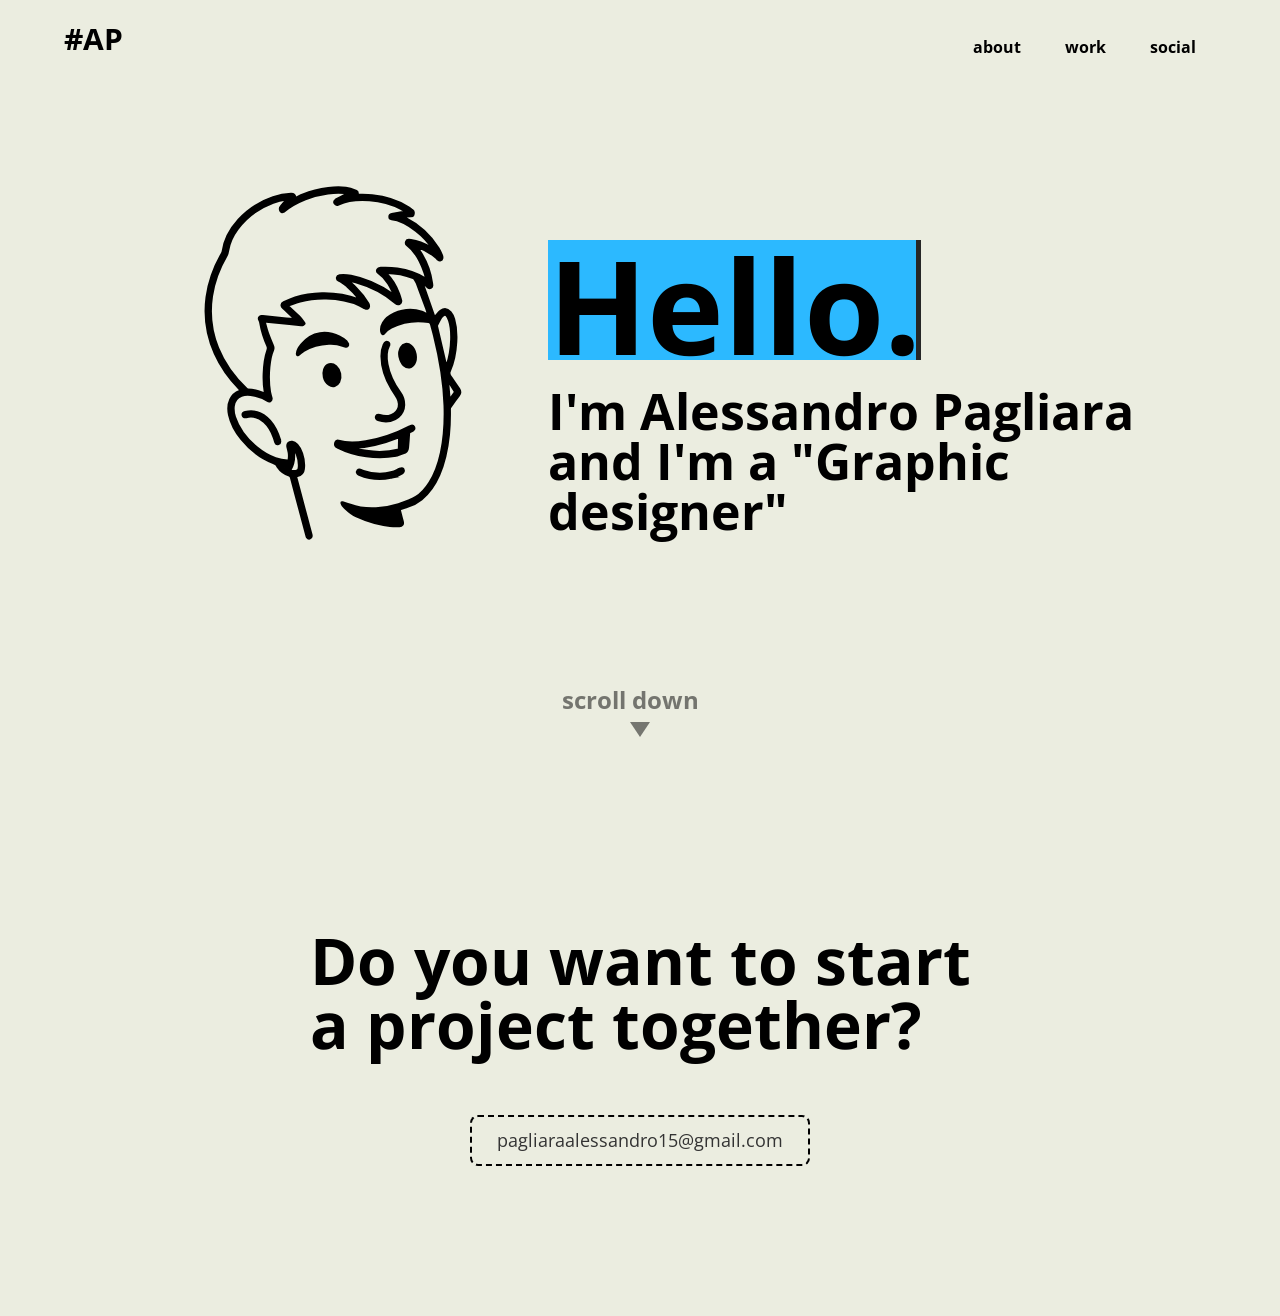
<file: index.html>
<!DOCTYPE html>
<html lang="en">

<head>
  <meta charset="UTF-8">
  <meta name="viewport" content="width=device-width, initial-scale=1.0">
  
  <title>Alessandro Pagliara</title>

  <link href="https://fonts.googleapis.com/css2?family=Open+Sans:wght@400;700&display=swap" rel="stylesheet">
  <link rel="stylesheet" href="index-style.css">
  <link href="https://cdn.jsdelivr.net/npm/aos@2.3.4/dist/aos.css" rel="stylesheet">
  
  <style>
    html {
      scroll-behavior: smooth;
    }
  </style>
</head>

<body>

  <div id="page-transition"></div>

  <header class="header">
    <h1>#AP</h1>
    <nav class="menu">
      <ul>
        <li><a href="about.html" onclick="handleClick(event)">about</a></li>
        <li><a href="work.html" onclick="handleClick(event)">work</a></li>
        <li><a href="social.html" onclick="handleClick(event)">social</a></li>
      </ul>
    </nav>
  </header>

  <div class="hero">
    <div class="hero__img">
      <img src="img/1.svg" alt="disegnoale">
    </div>
    <div class="hero__text">
      <h1>Hello.</h1>
      <p>I'm Alessandro Pagliara and I'm a "Graphic designer"</p>
    </div>
  </div>

  <div class="arrow-container">
    <p class="scroll-text">scroll down</p>
    <div class="arrow"></div>
  </div>

  <div class="Last-Title" data-aos="fade-up">
    <h1>Do you want to start </br>a project together?</h1>
  </div>

  <div class="email-card-container">
    <a href="mailto:pagliaraalessandro15@gmail.com" class="email-card">
      pagliaraalessandro15@gmail.com
    </a>
  </div>

  <script>
    document.querySelectorAll('a').forEach(link => {
      link.addEventListener('click', event => {
        const href = link.getAttribute('href');

        if (href && href !== '#' && !href.startsWith('javascript')) {
          event.preventDefault();

          const transitionElement = document.getElementById('page-transition');
          transitionElement.classList.add('active');

          setTimeout(() => {
            window.location.href = href;
          }, 800);
        }
      });
    });

    window.addEventListener('load', () => {
      const transitionElement = document.getElementById('page-transition');
      transitionElement.classList.add('slideOut');

      setTimeout(() => {
        transitionElement.classList.remove('slideOut');
      }, 800);
    });
  </script>

  <script src="https://cdn.jsdelivr.net/npm/aos@2.3.4/dist/aos.js"></script>
  <script>
    document.addEventListener("DOMContentLoaded", function() {
      AOS.init({
        duration: 1000,
        easing: 'ease',
        once: true
      });
    });
  </script>

</body>
</html>
</file>
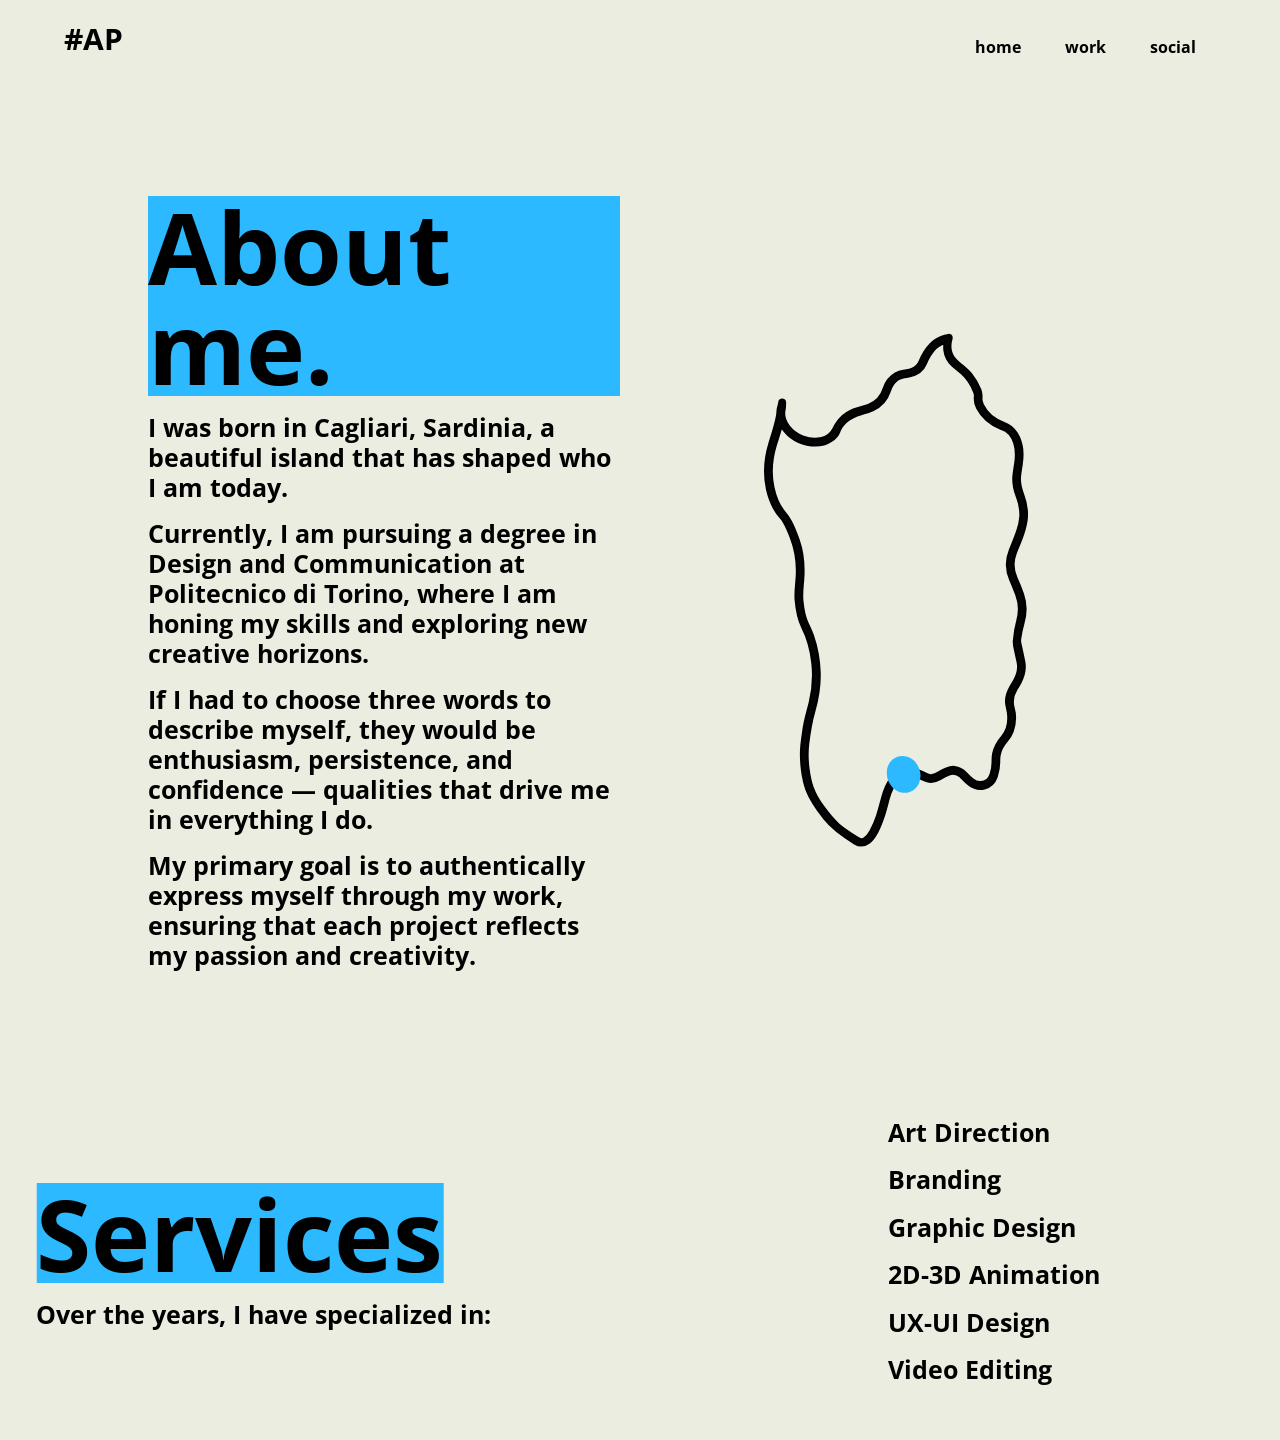
<file: about.html>
<!DOCTYPE html>
<html lang="en">

<head>
  <meta charset="UTF-8">
  <meta name="viewport" content="width=device-width, initial-scale=1.0">
  
  <title>Alessandro Pagliara - About</title>

  <link href="https://fonts.googleapis.com/css2?family=Open+Sans:wght@400;700&display=swap" rel="stylesheet">
  <link rel="stylesheet" href="style-about.css">
  <link href="https://cdn.jsdelivr.net/npm/aos@2.3.4/dist/aos.css" rel="stylesheet">
</head>

<body>

  <div id="page-transition"></div>

  <header class="header">
    <h1>#AP</h1>
    <nav class="menu-home">
      <ul>
        <li><a href="index.html">home</a></li>
        <li><a href="work.html">work</a></li>
        <li><a href="social.html">social</a></li>
      </ul>
    </nav>
  </header>

  <div class="view">
    <div class="grid">
      <div class="col-50">
        <h2>About me.</h2>
        <p>I was born in Cagliari, Sardinia, a beautiful island that has shaped who I am today.</p>
        <p>Currently, I am pursuing a degree in Design and Communication at Politecnico di Torino, where I am honing my skills and exploring new creative horizons.</p>
        <p>If I had to choose three words to describe myself, they would be enthusiasm, persistence, and confidence — qualities that drive me in everything I do.</p>
        <p>My primary goal is to authentically express myself through my work, ensuring that each project reflects my passion and creativity.</p>
      </div>
      <div class="col-50">
        <img src="img/2.svg" alt="sardegna" class="img-res">
      </div>
    </div>
  </div>

  <div class="text" data-aos="fade-up">
    <div class="services">
      <div class="services-title">
        <h2>Services</h2>
        <p>Over the years, I have specialized in:</p>
      </div>
      <div class="services-list">
        <ul>
          <li>Art Direction</li>
          <li>Branding</li>
          <li>Graphic Design</li>
          <li>2D-3D Animation</li>
          <li>UX-UI Design</li>
          <li>Video Editing</li>
        </ul>
      </div>
    </div>
  </div>

  <script>
    document.querySelectorAll('a').forEach(link => {
      link.addEventListener('click', event => {
        const href = link.getAttribute('href');
        if (href && href !== '#' && !href.startsWith('javascript')) {
          event.preventDefault();
          const transitionElement = document.getElementById('page-transition');
          transitionElement.classList.add('active');
          setTimeout(() => {
            window.location.href = href;
          }, 800);
        }
      });
    });

    window.addEventListener('load', () => {
      const transitionElement = document.getElementById('page-transition');
      transitionElement.classList.add('slideOut');
      setTimeout(() => {
        transitionElement.classList.remove('slideOut');
      }, 800);
    });
  </script>

  <script src="https://cdn.jsdelivr.net/npm/aos@2.3.4/dist/aos.js"></script>
  <script>
    document.addEventListener("DOMContentLoaded", function() {
      AOS.init({
        duration: 1000,
        easing: 'ease',
        once: true
      });
    });
  </script>

</body>
</html>
</file>
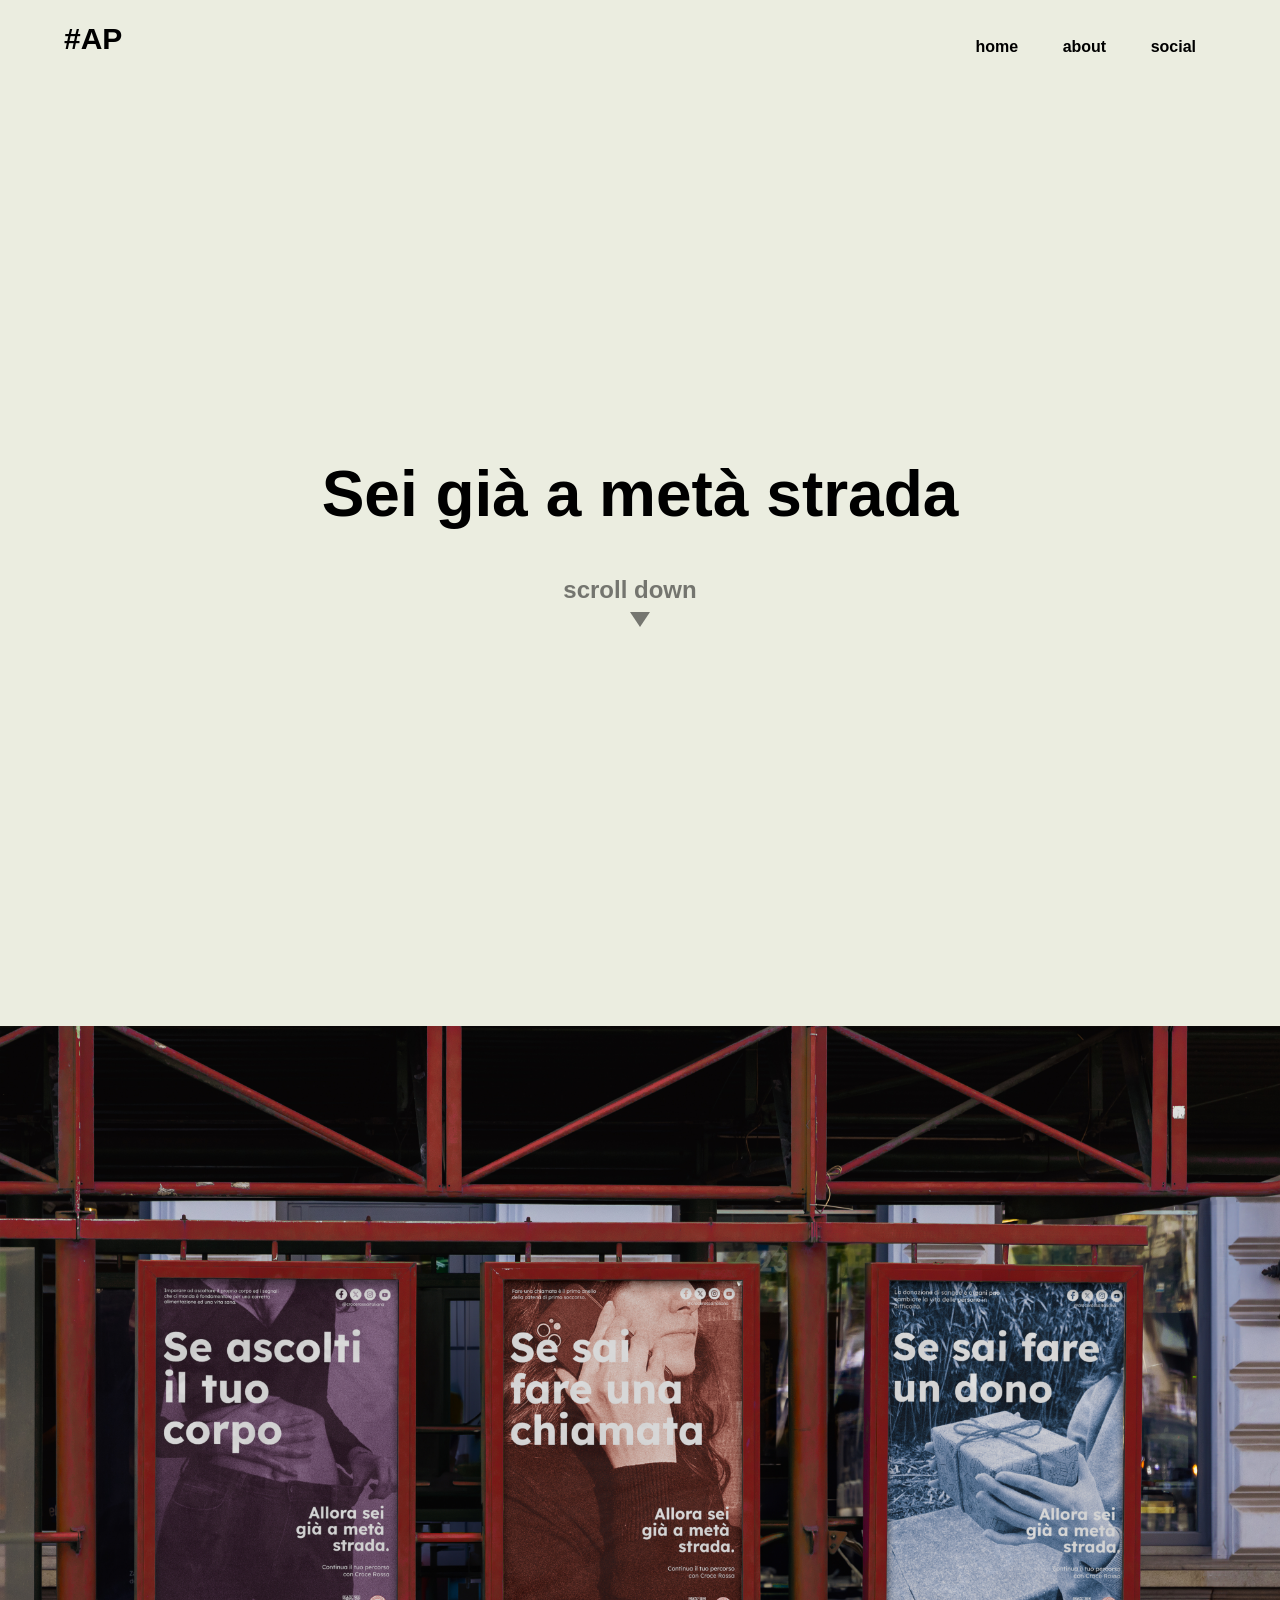
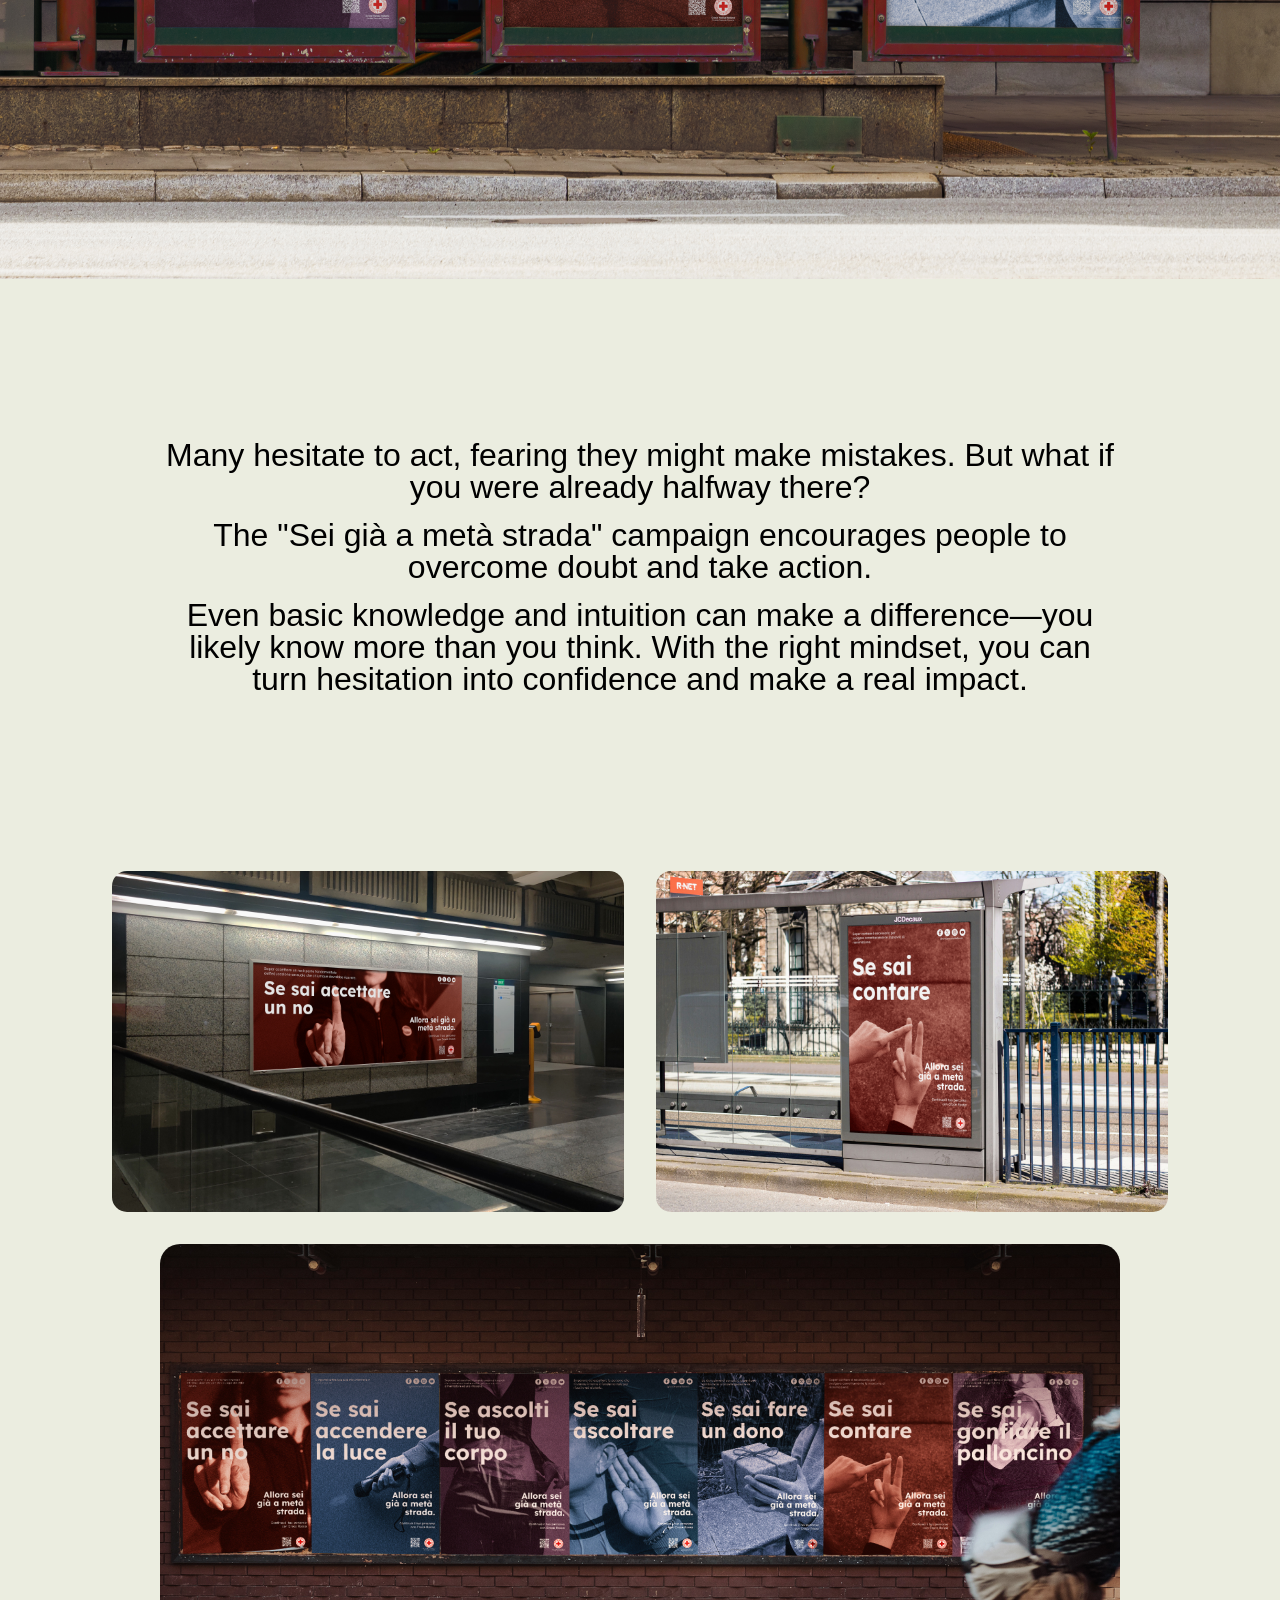
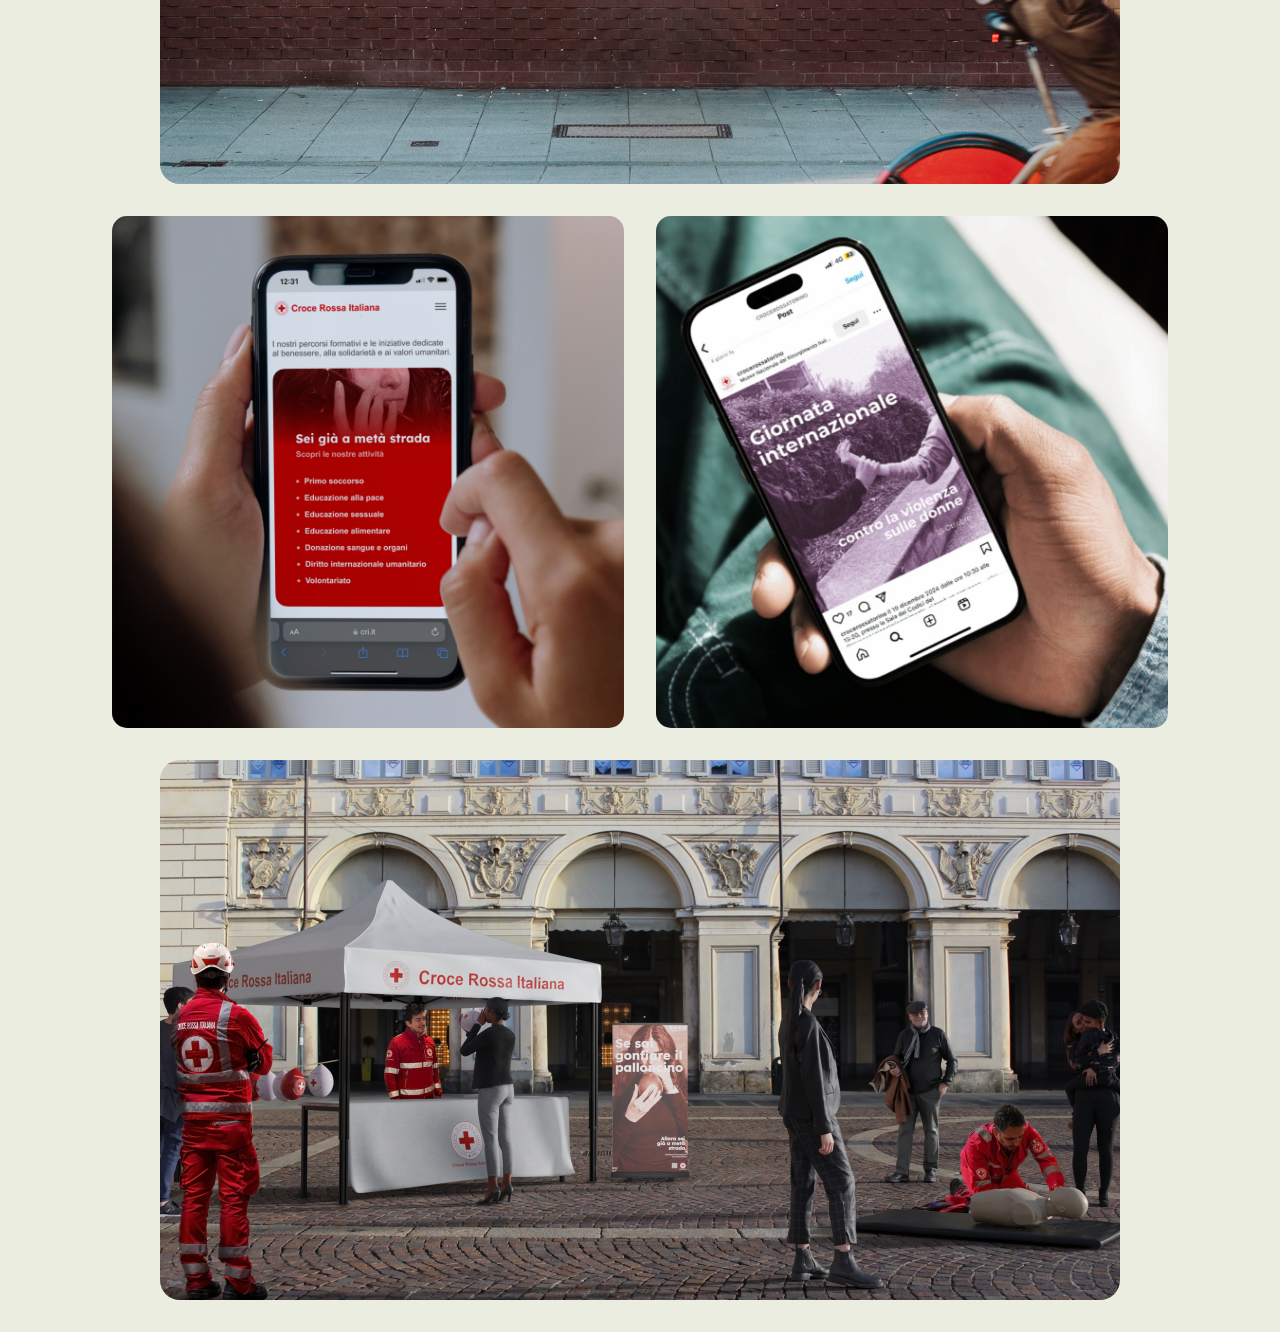
<file: cri.html>
<!DOCTYPE html>
<html lang="en">
<head>
    <meta charset="UTF-8">
    <meta name="viewport" content="width=device-width, initial-scale=1.0">
    <title>CRI-Sei già a metà strada</title>
    <link rel="stylesheet" href="cri-style.css">
    <link href="https://cdn.jsdelivr.net/npm/aos@2.3.4/dist/aos.css" rel="stylesheet">
</head>
<body>
    
    <div id="page-transition"></div>

    <header class="header">
        <h1>#AP</h1>
        <nav class="menu">
            <ul>
                <li><a href="index.html">home</a></li>
                <li><a href="about.html">about</a></li>
                <li><a href="social.html">social</a></li>
            </ul>
        </nav>
    </header>

    <section class="hero full-screen">
        <h1 class="title">Sei già a metà strada</h1>
        <div class="arrow-container">
            <p class="scroll-text">scroll down</p>
            <div class="arrow"></div>
        </div>
    </section>

    <section class="content">
        <img src="img/Mockup_treposter_cri.jpg" alt="Hero Image" class="speak-app-1">

        <div class="text-section">
            <div class="text" data-aos="fade-up">
                <p>Many hesitate to act, fearing they might make mistakes. But what if you were already halfway there? </p>
                <p>The "Sei già a metà strada" campaign encourages people to overcome doubt and take action.</p>
                <p>Even basic knowledge and intuition can make a difference—you likely know more than you think. With the right mindset, you can turn hesitation into confidence and make a real impact.</p>
            </div>
        </div>

        <div class="image-row">
            <img src="img/Mockup_banner_cri.jpg" alt="Image 1" class="half-width-image">
            <img src="img/Mockup_poster_cri_2.png" alt="Image 2" class="half-width-image">
        </div>

        <img src="img/Mockup_poster_cri.png" alt="Wide Image" class="full-width-image">

        <div class="image-row">
            <img src="img/landing_page_cri.png" alt="Image 3" class="half-width-image">
            <img src="img/cri_instagram.png" alt="Image 4" class="half-width-image">
        </div>

        <img src="img/Stand_cri.png" alt="Wide Image" class="full-width-image">

    </section>

    <script>
      document.querySelectorAll('a').forEach(link => {
        link.addEventListener('click', event => {
          const href = link.getAttribute('href');
          
          if (href && href !== '#' && !href.startsWith('javascript')) {
            event.preventDefault();

            const transitionElement = document.getElementById('page-transition');
            transitionElement.classList.add('active');

            setTimeout(() => {
              window.location.href = href;
            }, 800); 
          }
        });
      });

      window.addEventListener('load', () => {
        const transitionElement = document.getElementById('page-transition');
        transitionElement.classList.add('slideOut');
        
        setTimeout(() => {
          transitionElement.classList.remove('slideOut');
        }, 800); 
      });
    </script>

    <script src="https://cdn.jsdelivr.net/npm/aos@2.3.4/dist/aos.js"></script>

    <script>
      AOS.init({
        duration: 1000, 
        easing: 'ease', 
        once: true,
        offset: 200 
      });
    </script>

</body>
</html>
</file>
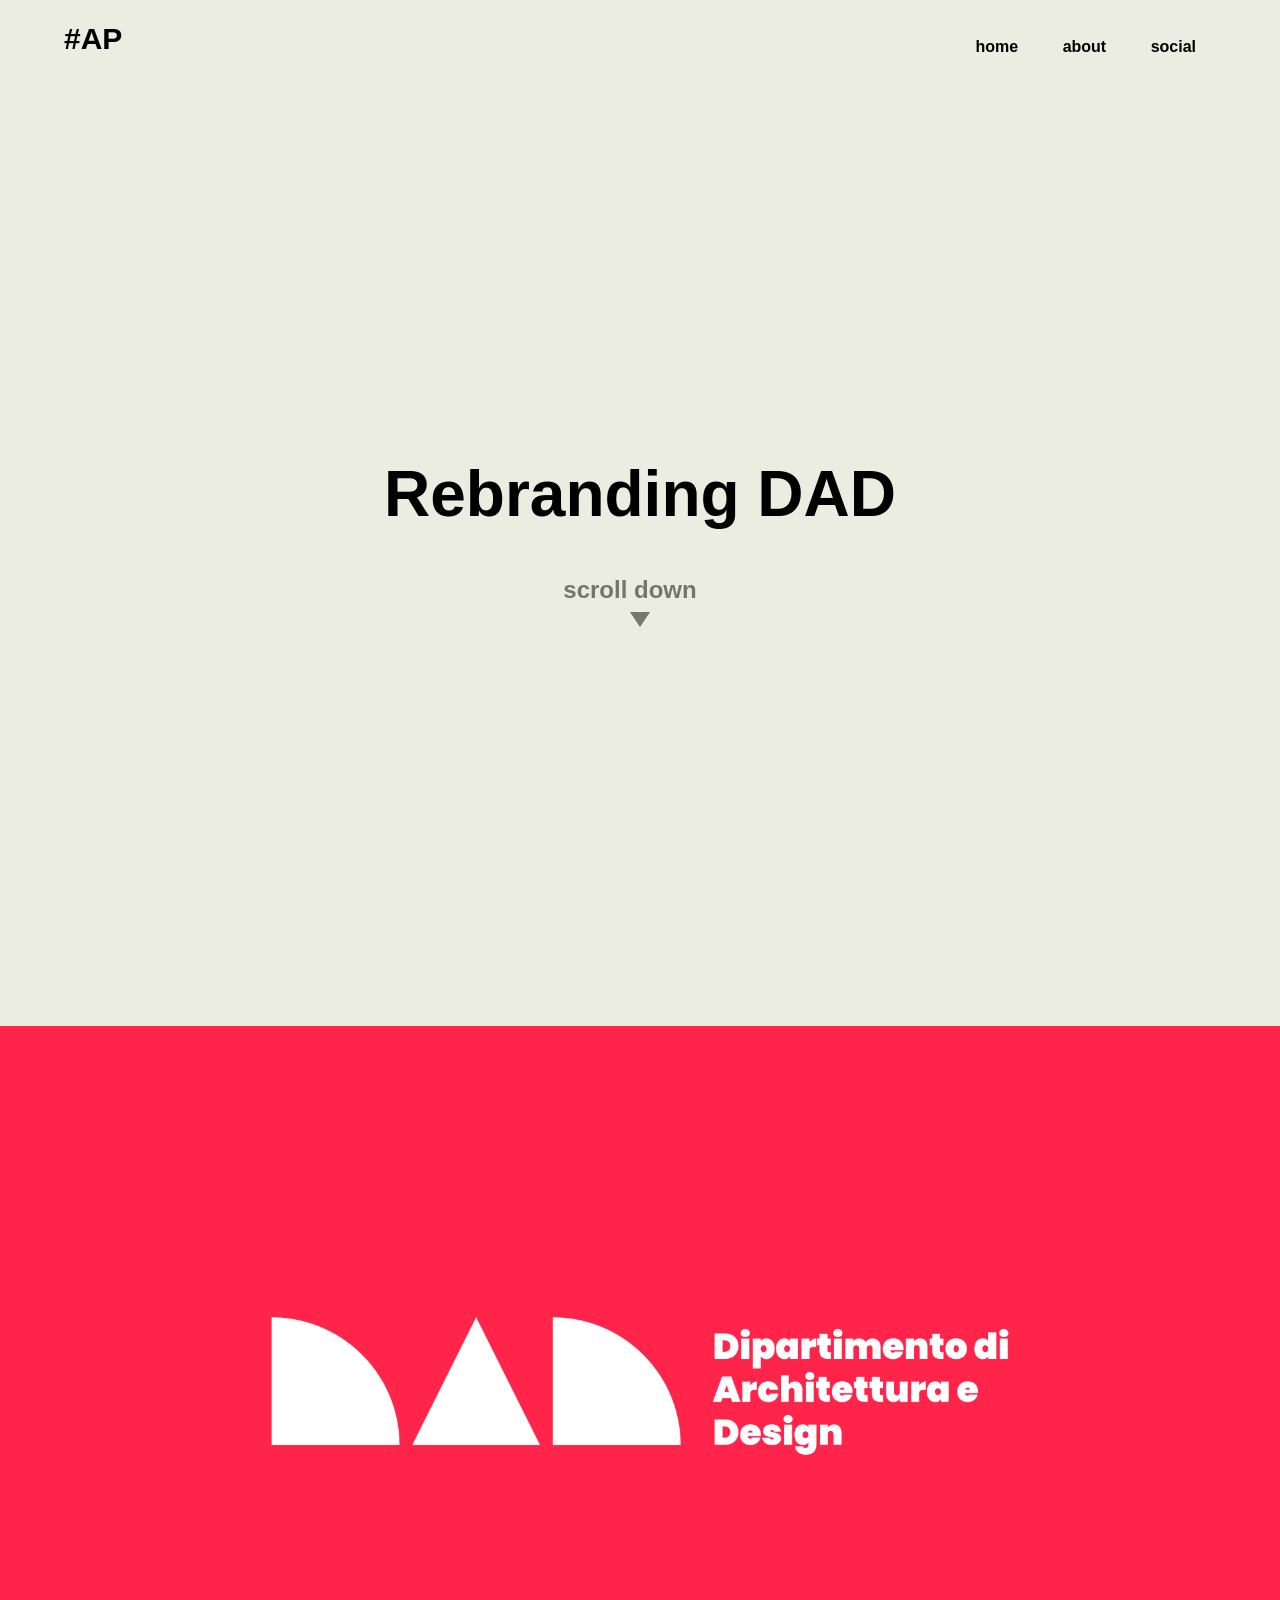
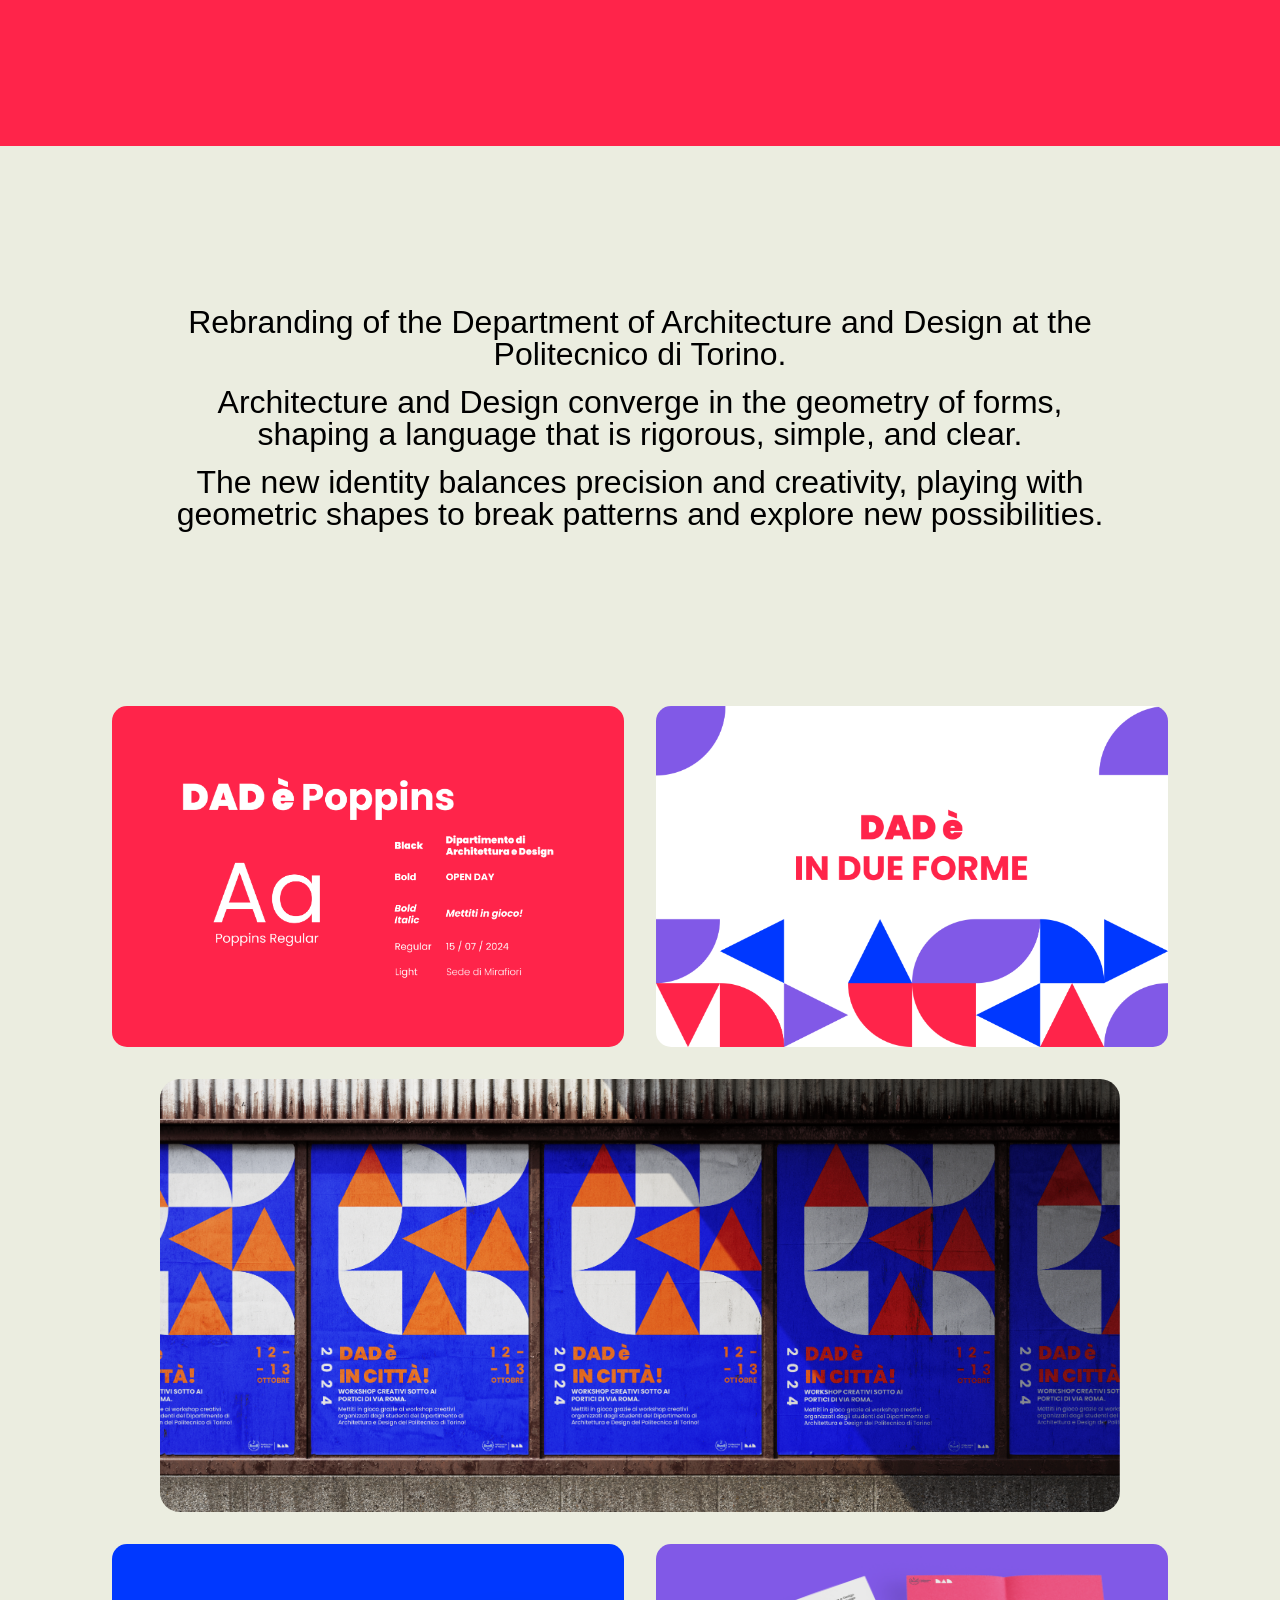
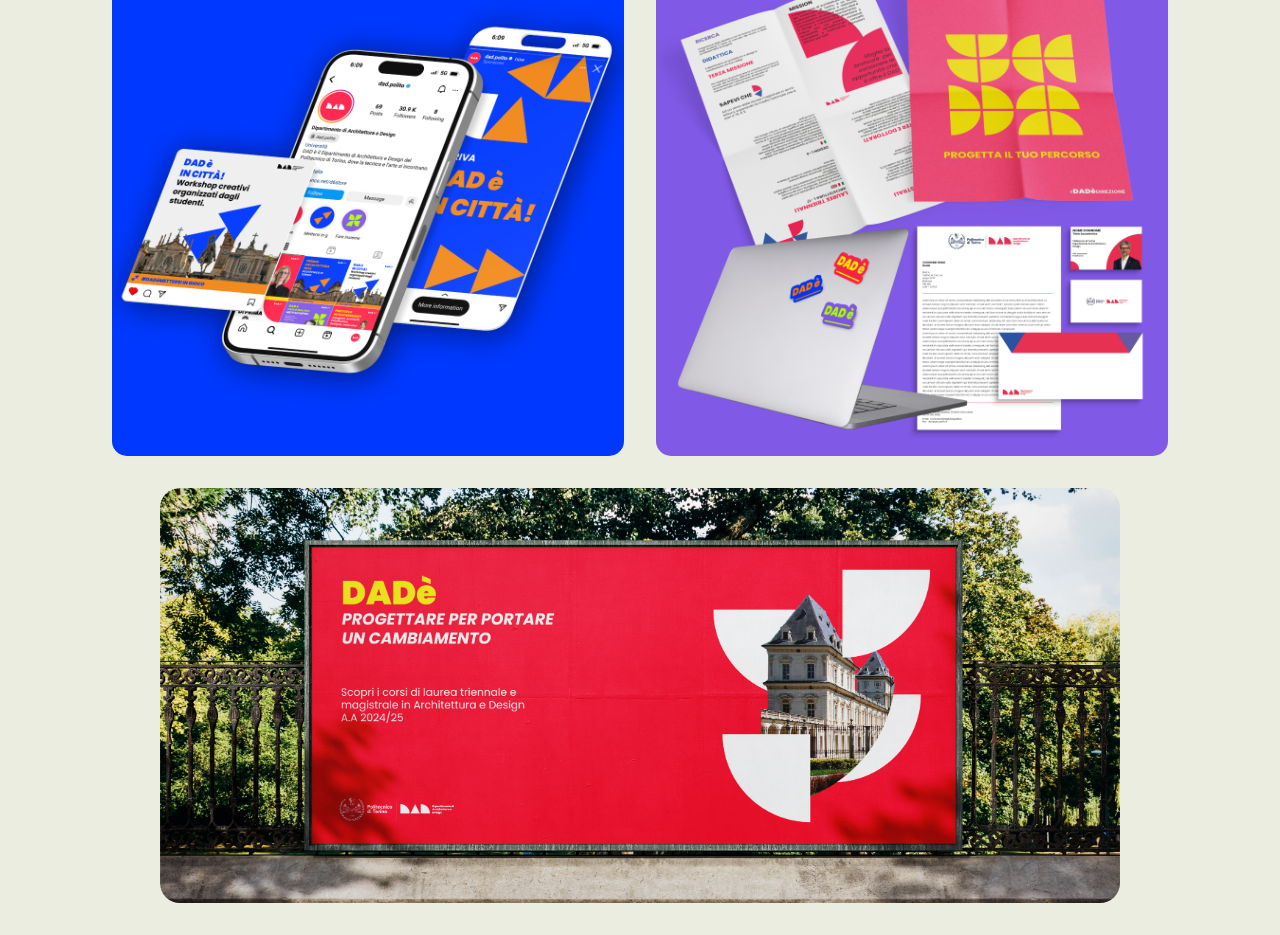
<file: dad.html>
<!DOCTYPE html>
<html lang="en">
<head>
    <meta charset="UTF-8">
    <meta name="viewport" content="width=device-width, initial-scale=1.0">
    <meta name="language" content="English">
    <title>Rebranding DAD</title>
    <link rel="stylesheet" href="dad_style.css">
    <link href="https://cdn.jsdelivr.net/npm/aos@2.3.4/dist/aos.css" rel="stylesheet">
</head>
<body>
    
    <div id="page-transition"></div>

    <header class="header">
        <h1>#AP</h1>
        <nav class="menu">
            <ul>
                <li><a href="index.html">home</a></li>
                <li><a href="about.html">about</a></li>
                <li><a href="social.html">social</a></li>
            </ul>
        </nav>
    </header>

    <section class="hero full-screen">
        <h1 class="title">Rebranding DAD</h1>
        <div class="arrow-container">
            <p class="scroll-text">scroll down</p>
            <div class="arrow"></div>
        </div>
    </section>

    <section class="content">
        <img src="img/dad_1.png" alt="Hero Image" class="speak-app-1">

        <div class="text-section">
            <div class="text" data-aos="fade-up">
                <p>Rebranding of the Department of Architecture and Design at the Politecnico di Torino. </p>
                <p>Architecture and Design converge in the geometry of forms, shaping a language that is rigorous, simple, and clear.</p>
                <p>The new identity balances precision and creativity, playing with geometric shapes to break patterns and explore new possibilities.</p>
            </div>
        </div>

        <div class="image-row">
            <img src="img/dad_2.png" alt="Image 1" class="half-width-image">
            <img src="img/dad_3.png" alt="Image 2" class="half-width-image">
        </div>

        <img src="img/dad_poster_1.png" alt="Wide Image" class="full-width-image">

        <div class="image-row">
            <img src="img/dad_4.png" alt="Image 3" class="half-width-image">
            <img src="img/dad_5.png" alt="Image 4" class="half-width-image">
        </div>

        <img src="img/dad_poster_2.png" alt="Wide Image" class="full-width-image">

    </section>

    <script>
      document.querySelectorAll('a:not([target="_blank"])').forEach(link => {
        link.addEventListener('click', event => {
          const href = link.getAttribute('href');
          
          if (href && href !== '#' && !href.startsWith('javascript')) {
            event.preventDefault();

            const transitionElement = document.getElementById('page-transition');
            transitionElement.classList.add('active');

            setTimeout(() => {
              window.location.href = href;
            }, 800);
          }
        });
      });

      window.addEventListener('load', () => {
        const transitionElement = document.getElementById('page-transition');
        transitionElement.classList.add('slideOut');
        
        setTimeout(() => {
          transitionElement.classList.remove('slideOut');
        }, 800); 
      });
    </script>

    <script src="https://cdn.jsdelivr.net/npm/aos@2.3.4/dist/aos.js"></script>

    <script>
      AOS.init({
        duration: 1000, 
        easing: 'ease', 
        once: true,
        offset: 100 
      });
    </script>
</body>
</html>
</file>
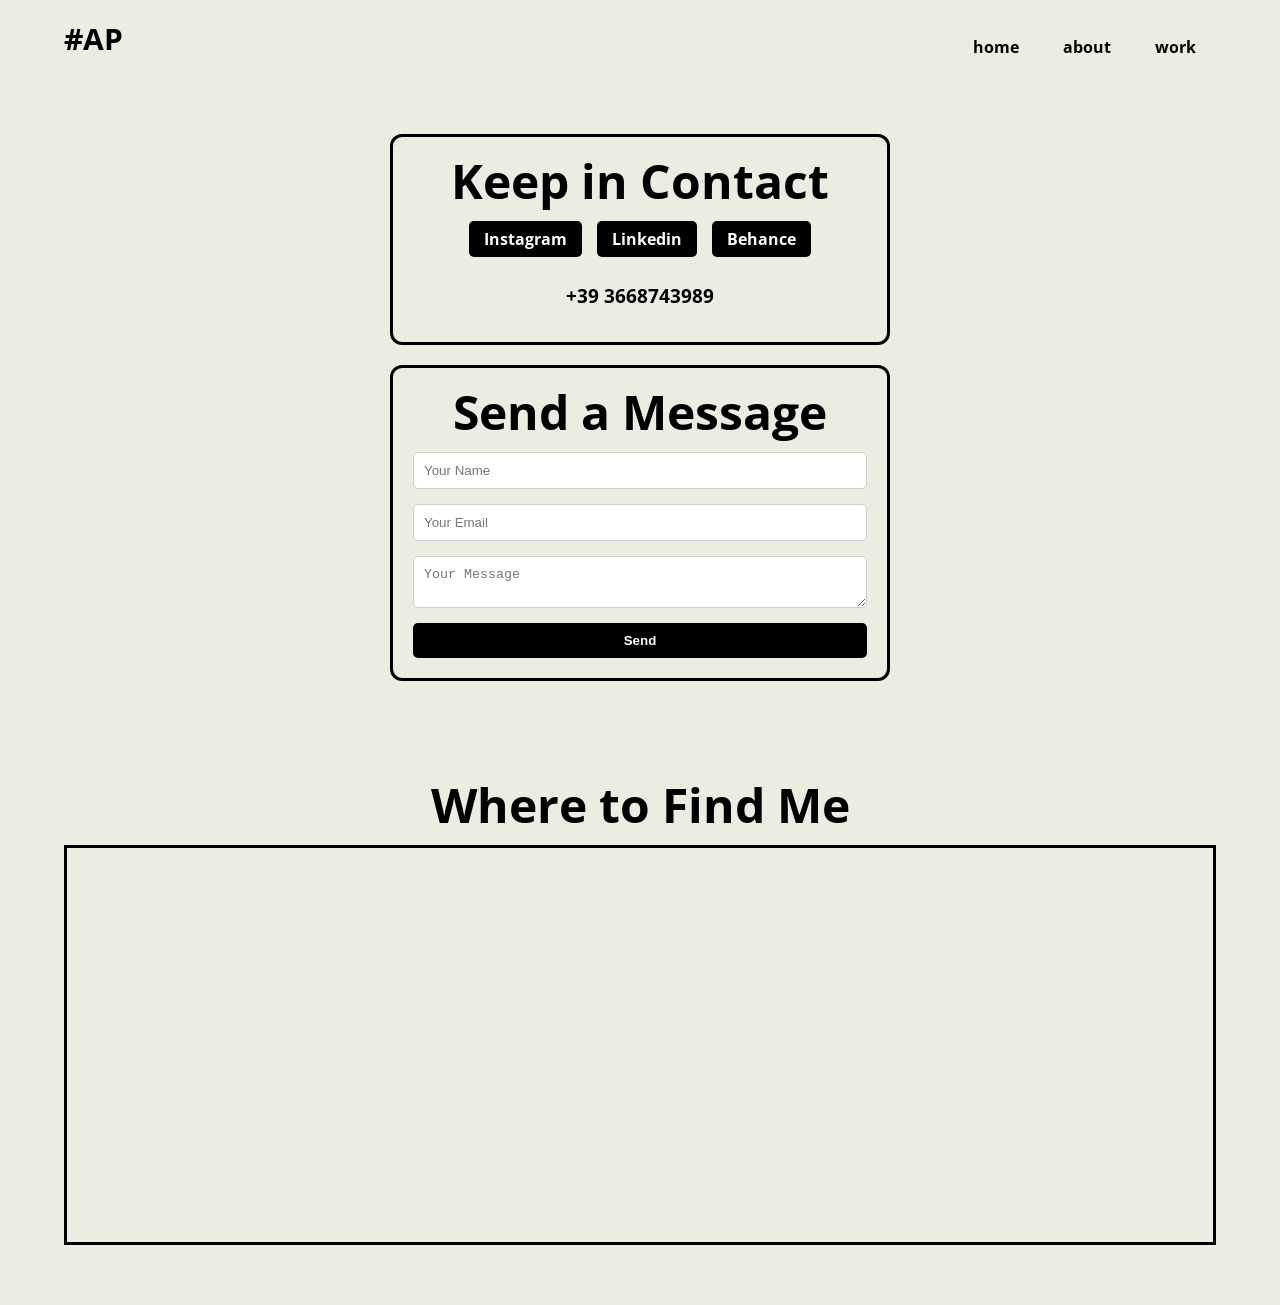
<file: social.html>
<!DOCTYPE html>
<html lang="en">
    
<head>
    <meta charset="UTF-8">
    <meta name="viewport" content="width=device-width, initial-scale=1.0">
    <title>Social</title>
    <link href="https://fonts.googleapis.com/css2?family=Open+Sans:wght@400;700&display=swap" rel="stylesheet">
    <link rel="stylesheet" href="social-style.css">
    <link href="https://cdn.jsdelivr.net/npm/aos@2.3.4/dist/aos.css" rel="stylesheet">
</head>

<body>
    <div id="page-transition"></div>

    <header class="header">
        <h1>#AP</h1>
        <nav class="menu-home">
            <ul>
                <li><a href="Index.html">home</a></li>
                <li><a href="about.html">about</a></li>
                <li><a href="work.html">work</a></li>
            </ul>
        </nav>
    </header>

    <section class="social-section">
        <div class="card left">
            <h2>Keep in Contact</h2>
            <div class="social-links">
                <a href="https://www.instagram.com/alepagliara/" class="icon instagram" target="_blank" rel="noopener noreferrer">Instagram</a>
                <a href="https://www.linkedin.com/in/alessandro-pagliara-/" class="icon linkedin" target="_blank" rel="noopener noreferrer">Linkedin</a>
                <a href="https://www.behance.net/pagliaraal1d09" class="icon behance" target="_blank" rel="noopener noreferrer">Behance</a>
            </div>
            <h3>+39 3668743989</h3>
        </div>
        <div class="card right">
            <h2>Send a Message</h2>
            <form action="https://formspree.io/f/YOUR_FORM_ID" method="POST">
                <input type="text" name="name" placeholder="Your Name" required>
                <input type="email" name="email" placeholder="Your Email" required>
                <textarea name="message" placeholder="Your Message" required></textarea>
                <button type="submit">Send</button>
            </form>
        </div>
    </section>

    <section class="location-section">
        <h2>Where to Find Me</h2>
        <div class="map-container">
            <iframe 
                src="https://www.google.com/maps/embed?pb=!1m14!1m8!1m3!1d2182.004161992815!2d9.1104958!3d39.2657078!3m2!1i1024!2i768!4f13.1!3m3!1m2!1s0x12c3c0a800000001%3A0x3ca1f1ec5a8a778a!2sSu%20Planu%2C%20Selargius%2C%20Cagliari!5e0!3m2!1sen!2sit!4v1674255566692!5m2!1sen!2sit" 
                width="100%" height="400" 
                style="border:0;" 
                allowfullscreen="" loading="lazy">
            </iframe>
        </div>
    </section>

    <script>
    document.querySelectorAll('a:not([target="_blank"])').forEach(link => {
        link.addEventListener('click', event => {
            const href = link.getAttribute('href');

            if (href && href !== '#' && !href.startsWith('javascript')) {
                event.preventDefault();
                const transitionElement = document.getElementById('page-transition');
                transitionElement.classList.add('active');

                setTimeout(() => {
                    window.location.href = href;
                }, 800);
            }
        });
    });

    window.addEventListener('load', () => {
        const transitionElement = document.getElementById('page-transition');
        transitionElement.classList.add('slideOut');

        setTimeout(() => {
            transitionElement.classList.remove('slideOut');
        }, 800);
    });
    </script>

    <script src="https://cdn.jsdelivr.net/npm/aos@2.3.4/dist/aos.js"></script>

    <script>
    AOS.init({
        duration: 1000, 
        easing: 'ease', 
        once: true  
    });
    </script>

</body>
</html>
</file>
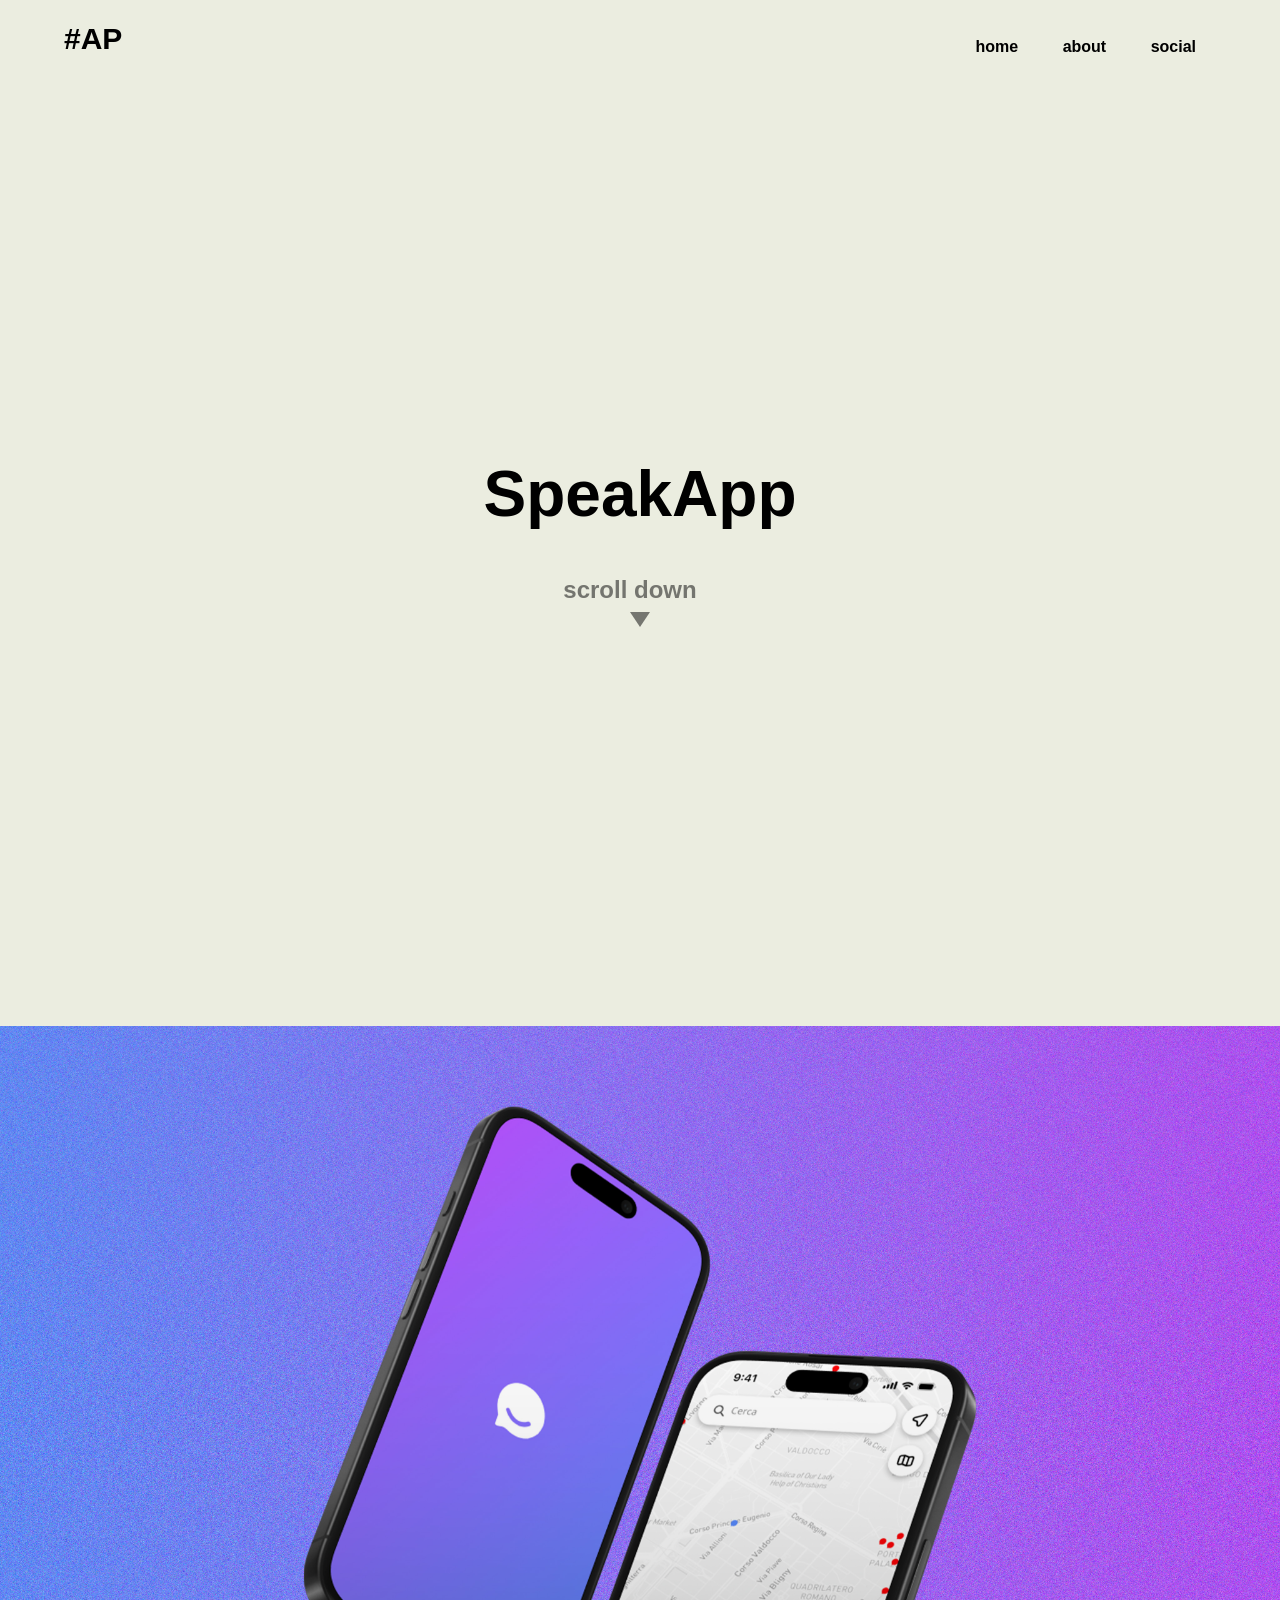
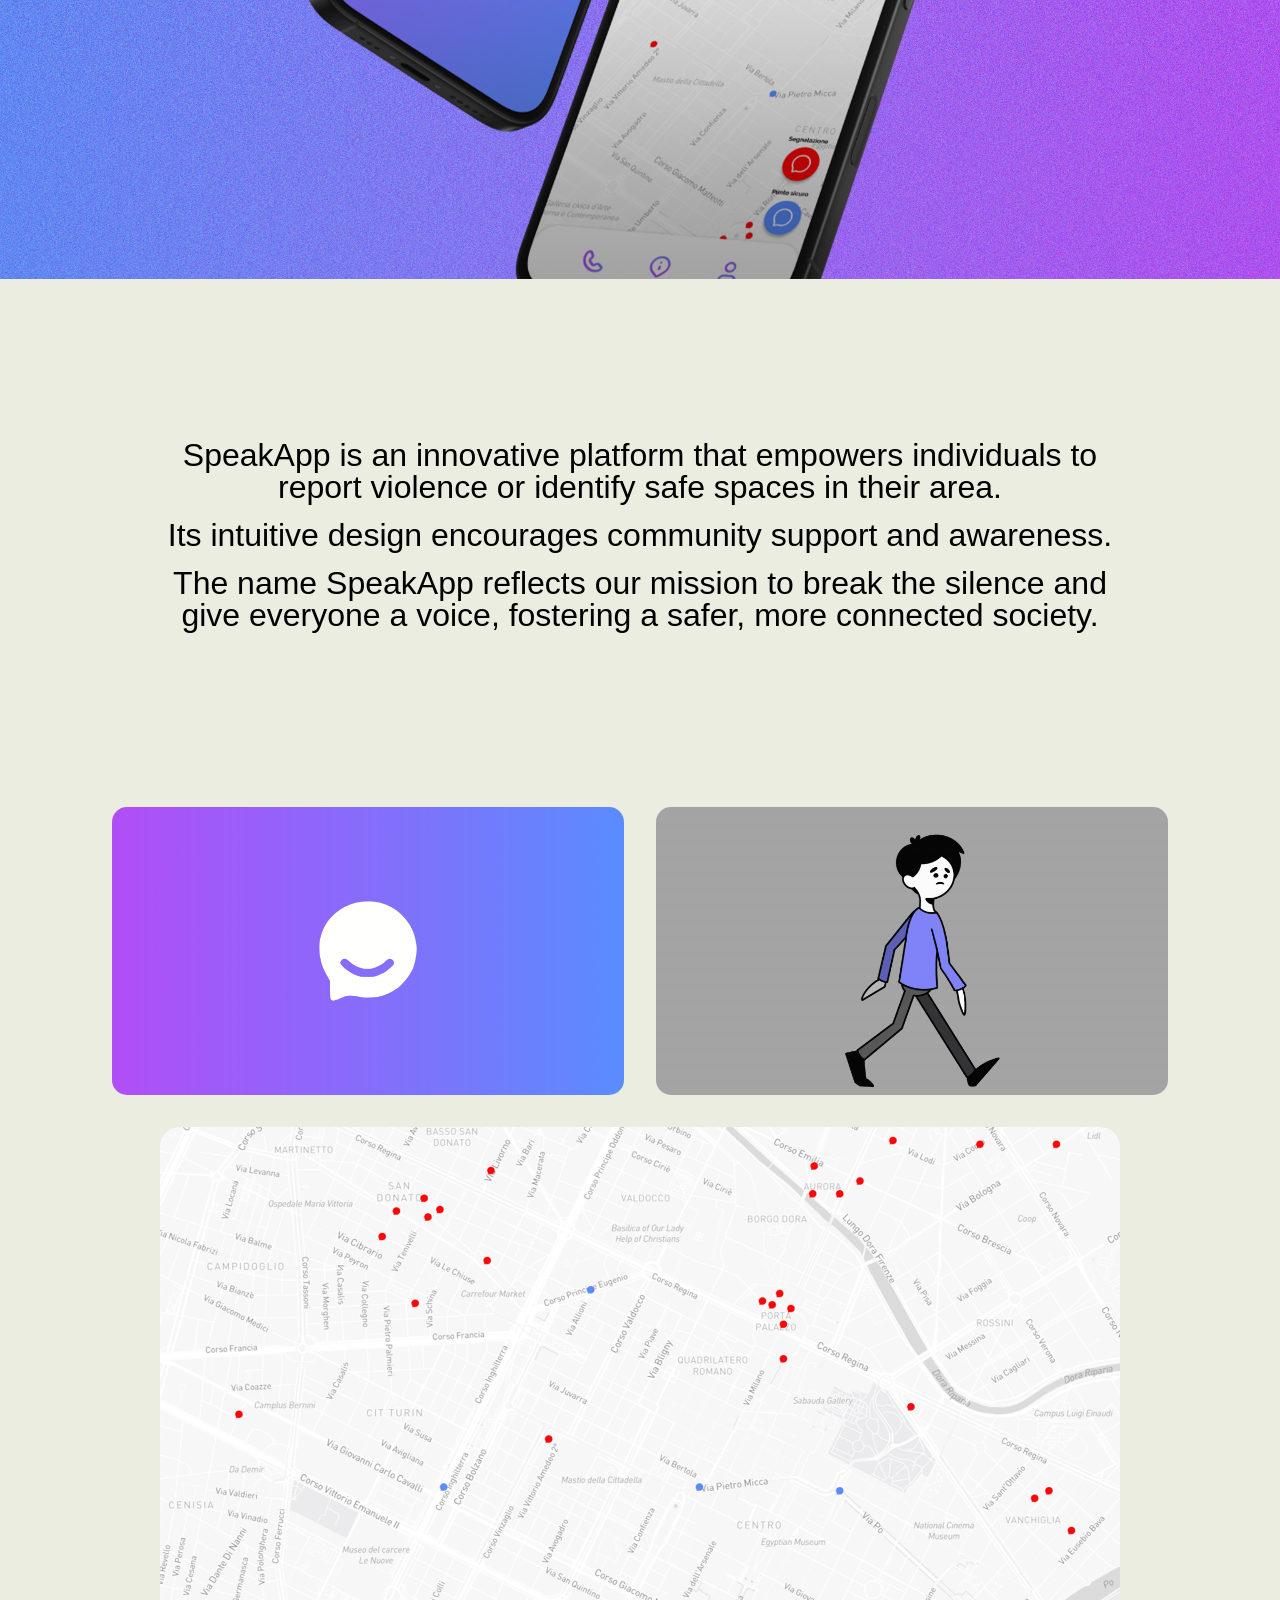
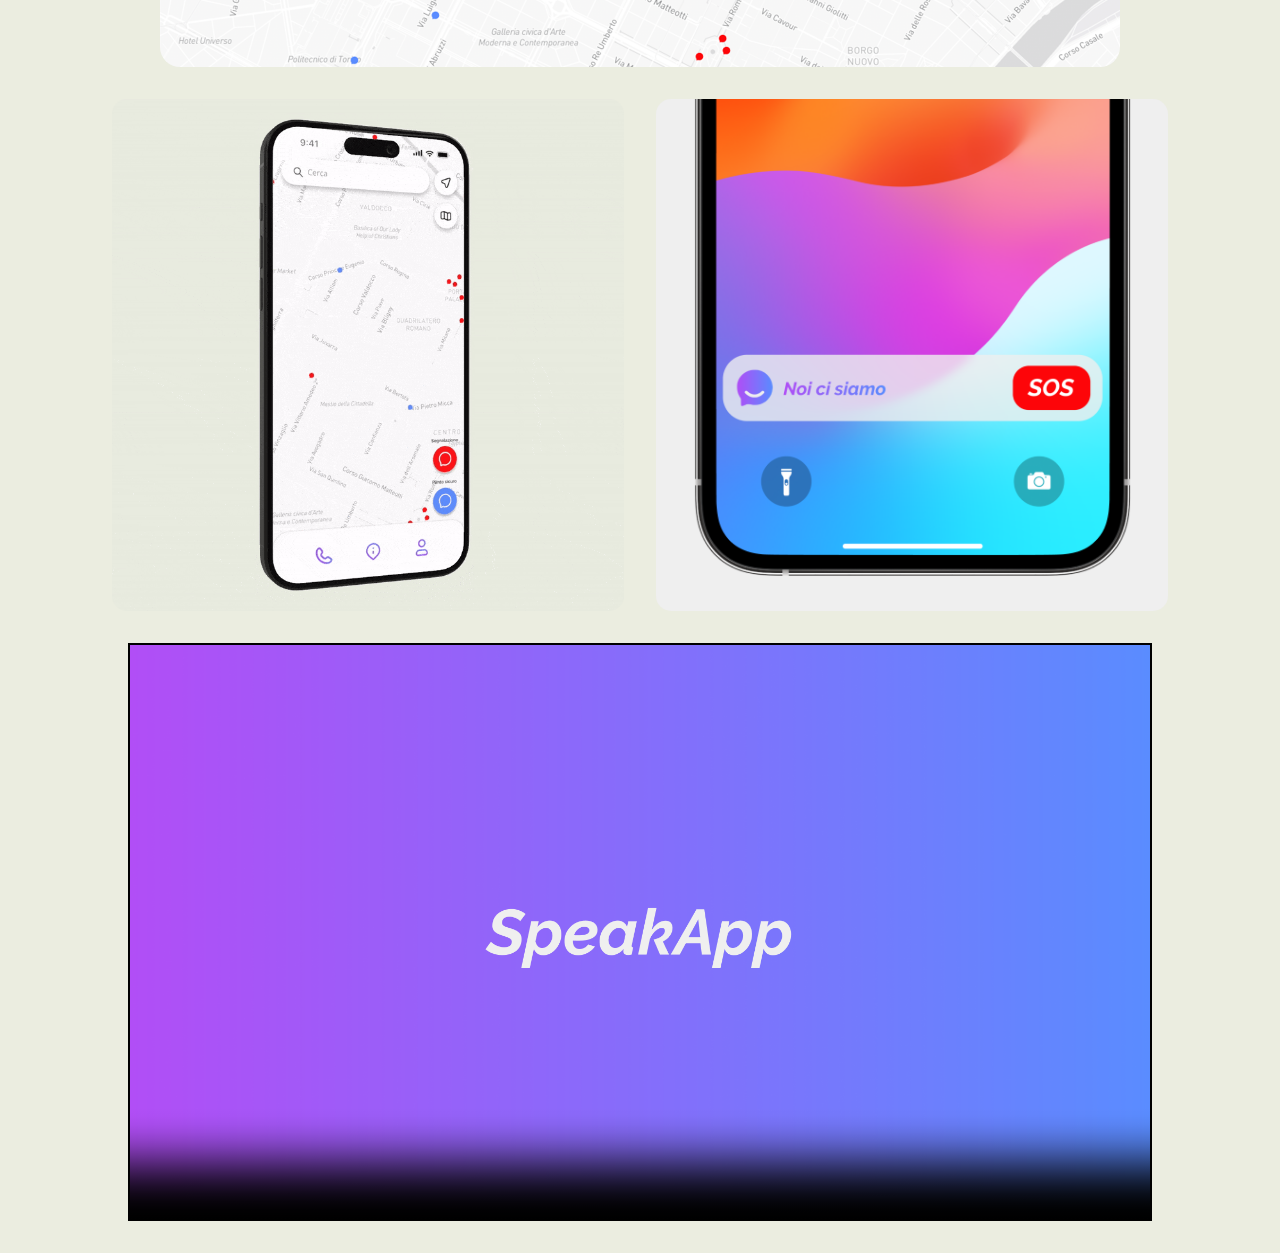
<file: Speak_app.html>
<!DOCTYPE html>
<html lang="en">
<head>
    <meta charset="UTF-8">
    <meta name="viewport" content="width=device-width, initial-scale=1.0">
    <title>SpeakApp</title>
    <link rel="stylesheet" href="Speak_app_style.css">
    <link href="https://cdn.jsdelivr.net/npm/aos@2.3.4/dist/aos.css" rel="stylesheet">
</head>
<body>
    
    <div id="page-transition"></div>

    <header class="header">
        <h1>#AP</h1>
        <nav class="menu">
            <ul>
                <li><a href="index.html">home</a></li>
                <li><a href="about.html">about</a></li>
                <li><a href="social.html">social</a></li>
            </ul>
        </nav>
    </header>

    <section class="hero full-screen">
        <h1 class="title">SpeakApp</h1>
        <div class="arrow-container">
            <p class="scroll-text">scroll down</p>
            <div class="arrow"></div>
        </div>
    </section>

    <section class="content">
        <img src="img/speak_app_01.jpg" alt="Hero Image" class="speak-app-1">

        <div class="text-section">
            <div class="text" data-aos="fade-up">
                <p>SpeakApp is an innovative platform that empowers individuals to report violence or identify safe spaces in their area.</p>
                <p>Its intuitive design encourages community support and awareness.</p>
                <p>The name SpeakApp reflects our mission to break the silence and give everyone a voice, fostering a safer, more connected society.</p>
            </div>
        </div>

        <div class="image-row">
            <img src="img/speak_app_02.png" alt="Image 1" class="half-width-image">
            <img src="img/Walking.gif" alt="Image 2" class="half-width-image">
        </div>

        <img src="img/mappa_speakapp.png" alt="Wide Image" class="full-width-image">

        <div class="image-row">
            <img src="img/Iphone_animation.gif" alt="Image 3" class="half-width-image">
            <img src="img/speak_app_03.png" alt="Image 4" class="half-width-image">
        </div>

        <div class="video-section">
            <video controls poster="img/copertina_video_speakapp.png" width="100%">
                <source src="img/Video_UX_Presentazione.mp4" type="video/mp4">
                
            </video>
        </div>
    </section>

    <script>
      document.querySelectorAll('a:not([target="_blank"])').forEach(link => {
        link.addEventListener('click', event => {
          const href = link.getAttribute('href');
          
          if (href && href !== '#' && !href.startsWith('javascript')) {
            event.preventDefault();

            const transitionElement = document.getElementById('page-transition');
            transitionElement.classList.add('active');

            setTimeout(() => {
              window.location.href = href;
            }, 800);
          }
        });
      });

      window.addEventListener('load', () => {
        const transitionElement = document.getElementById('page-transition');
        transitionElement.classList.add('slideOut');
        
        setTimeout(() => {
          transitionElement.classList.remove('slideOut');
        }, 800); 
      });
    </script>

    <script src="https://cdn.jsdelivr.net/npm/aos@2.3.4/dist/aos.js"></script>

    <script>
      AOS.init({
        duration: 1000, 
        easing: 'ease', 
        once: true,
        offset: 200 
      });
    </script>

</body>
</html>
</file>
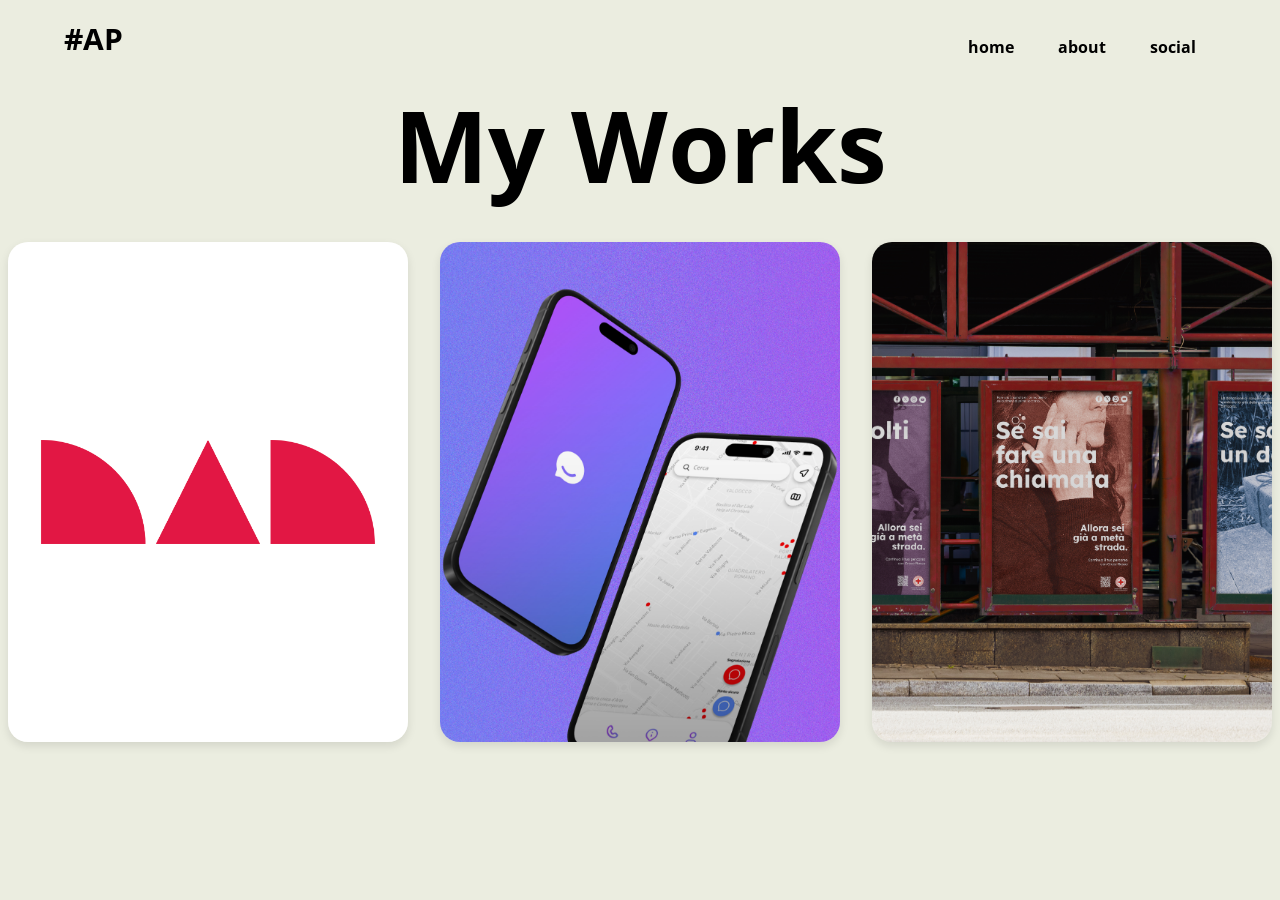
<file: work.html>
<!DOCTYPE html>
<html lang="en">
<head>
  <meta charset="UTF-8">
  <meta name="viewport" content="width=device-width, initial-scale=1.0">
  <title>My Works</title>
  <link href="https://fonts.googleapis.com/css2?family=Open+Sans:wght@400;600&display=swap" rel="stylesheet">
  <link href="https://cdn.jsdelivr.net/npm/aos@2.3.4/dist/aos.css" rel="stylesheet">
  <link rel="stylesheet" href="work-style.css">
</head>
<body>

  <div id="page-transition"></div>

  <header class="header">
    <h1>#AP</h1>
    <nav class="menu">
      <ul>
        <li><a href="Index.html">home</a></li>
        <li><a href="about.html">about</a></li>
        <li><a href="social.html">social</a></li>
      </ul>
    </nav>
  </header>

  <section class="my-works">
    <h2>My Works</h2>
    <div class="cards-container">
      <div class="card">
        <a href="dad.html">
          <img src="img/dad.png" alt="DAD - Architecture and Design Department Branding">
          <div class="card-overlay">
            <p class="small-text">Architecture and Design Department</p>
            <p>DAD</p>
            <p class="small-text">Branding</p>
          </div>
        </a>
      </div>

      <div class="card">
        <a href="Speak_app.html">
          <img src="img/speak_app_01.jpg" alt="SpeakApp - UX/UI Design">
          <div class="card-overlay">
            <p class="small-text">SpeakApp</p>
            <p>SpeakApp</p>
            <p class="small-text">UX-UI Design</p>
          </div>
        </a>
      </div>

      <div class="card">
        <a href="cri.html">
          <img src="img/Mockup_treposter_cri.jpg" alt="Croce Rossa Italiana - Communication Campaign">
          <div class="card-overlay">
            <p class="small-text">Croce Rossa Italiana</p>
            <p>Sei già a metà strada</p>
            <p class="small-text">Communication campaign</p>
          </div>
        </a>
      </div>
    </div>
  </section>

  <script>
    document.querySelectorAll('a').forEach(link => {
      link.addEventListener('click', event => {
        const href = link.getAttribute('href');

        if (href && href !== '#' && !href.startsWith('javascript')) {
          event.preventDefault();

          const transitionElement = document.getElementById('page-transition');
          transitionElement.classList.add('active');

          setTimeout(() => {
            window.location.href = href;
          }, 800);
        }
      });
    });

    window.addEventListener('load', () => {
      const transitionElement = document.getElementById('page-transition');
      transitionElement.classList.add('slideOut');

      setTimeout(() => {
        transitionElement.classList.remove('slideOut');
      }, 800);
    });
  </script>

  <script src="https://cdn.jsdelivr.net/npm/aos@2.3.4/dist/aos.js"></script>
  <script>
    document.addEventListener("DOMContentLoaded", function() {
      AOS.init({
        duration: 1000,
        easing: 'ease',
        once: true
      });
    });
  </script>

</body>
</html>
</file>
<file: index-style.css>
body, html{ font-family: 'Open Sans', Helvetica, sans-serif; 
  line-height: 1; 
  font-size: 16px; 
  box-sizing: border-box;
  margin: 0;padding: 0;
}

*,*:before,*:after{ 
  box-sizing: border-box; 
}

h1,h2,h3,h4,h5,h6, p, ol, ul{
  margin: 0 0 1rem 0;
  padding: 0;
}

ol,ul{
  padding-left: 20px;line-height: 1.5;
}

img{
  height: auto;
}

h1{
  font-size: 4rem;
} 

h2{
  font-size: 3rem;
} 

a{
  text-decoration:none
}
 
body{
  background: #ebede0;
}

#page-transition {
    position: fixed;
    top: 0;
    left: 0;
    width: 100%;
    height: 100%;
    background: black;
    z-index: 1000;
    display: none; 
  }
  
  #page-transition.active {
    display: block;
    animation: slideIn 0.8s forwards;
  }
  
  @keyframes slideIn {
    0% {
      transform: translateY(-100%);
    }
    100% {
      transform: translateY(0%);
    }
  }


#page-transition.slideOut {
    display: block;
    animation: slideOut 0.8s forwards;
  }
  
  @keyframes slideOut {
    0% {
      transform: translateY(0%);
    }
    100% {
      transform: translateY(100%);
    }
  }
  



.header{
    display: flex;
    justify-content: space-between;
    align-items: center;
    padding: 20px 5% 20px 5%;
}

.header h1{
    font-size: 30px;
}

.menu{
}
.menu ul{padding: 0;margin: 0;}
.menu li{display: inline-block;}
.menu a{padding: 15px 20px;display: block;color:#000000;font-weight: bold; } 

.menu a {
    position: relative;
    cursor: pointer;
    color: #000000;
    transition: color 0.25s;
}

.menu a::after {
    position: absolute;
    content: "";
    inset: 0;
    background: #000000;
    scale: 1 0;
    z-index: -1;
    transition: 0.45s;
    border-radius: 10px;
}

.menu a:hover {
    color: #ebebeb;
}

.menu a:hover::after {
    scale: 0.8 0.5;
}



.hero{
    display: flex;
    padding: 5% 10%;
}

    .hero__text{
    width: 60%;
    padding: 8% 1%;
    }

    .hero h1{
        font-size: 130px;
        display: inline-block;
        position: relative;
    }

    .hero h1:before{
        content: "";
        width: 0%;
        height: 120px;
        background: #2cb9ff;
        position: absolute;
        top: 0;
        left: 0;
        animation: animate 4s forwards;
        border-right: 5px solid #262626;

    }
    @keyframes animate
    {
        0%{
            width: 100%;
            z-index: 1;
        }
        50%{
            width: 0%;
            z-index: 1;
        }
        51%{
            width: 0%;
            z-index: -1;
        }
        100%{
            width: 100%;
            z-index: -1;
        }

    }

    .hero{
        font-weight: bold;
        font-size: 50px;
    }

    .hero__img{
    width: 40%;
    }




.arrow-container {
    display: flex;
    flex-direction: column; 
    justify-content: center;
    align-items: center;
    margin-top: -10px;
  }
  
  .scroll-text {
    font-size: 1.5rem;
    font-weight: bold;
    color: #000000;
    opacity: 50%;
    margin-bottom: 10px; 
    padding-right: 20px;
  }
  
  .arrow {
    position: relative;
    width: 0;
    height: 0;
    border-left: 10px solid transparent;
    border-right: 10px solid transparent;
    border-top: 15px solid black;
    opacity: 50%;
    animation: bounce 1s infinite;
  }
  
  @keyframes bounce {
    0%, 100% {
      transform: translateX(-50%) translateY(0);
    }
    50% {
      transform: translateX(-50%) translateY(10px);
    }
  }
  
  .arrow-stripe {
    width: 100%;
    height: 5px;
    background-color: black;
    margin-bottom: 20px;
  }
  
    .Last-Title{
        display: flex;
        justify-content: center;
       padding: 15% 60px;
    }
    
  
.Last-Title{
    animation: appear linear;
    animation-timeline: view();
    animation-range: entry 0% cover 40%;
}

    .email-card-container {
        display: flex;
        align-items: center;
        justify-content: center;
        transform: translateY(-150px);
       
    }
    
    .email-card {
        background-color: #ebede0;        
        border: 2px dashed black;         
        padding: 15px 25px;               
        font-size: 1.1em;                 
        color: #333;                      
        border-radius: 8px;               
        text-align: center;               
        transition: background-color 0.3s, transform 0.3s; 
        cursor: pointer;                  
        
    }
    
    .email-card:hover {
        background-color: #2cb9ff;      
        transform: scale(1.05);          
    }
</file>
<file: style-about.css>
body, html {
  font-family: 'Open Sans', Helvetica, sans-serif;
  line-height: 1;
  font-size: 16px;
  box-sizing: border-box;
  margin: 0;
  padding: 0;
}

*, *:before, *:after {
  box-sizing: border-box;
}

h1, h2, h3, h4, h5, h6, p, ol, ul {
  margin: 0 0 1rem 0;
  padding: 0;
}

ol, ul {
  padding-left: 20px;
  line-height: 1.5;
}

img {
  height: auto;
}

h1 {
  font-size: 4rem;
}

h2 {
  font-size: 3rem;
}

a {
  text-decoration: none;
}

body {
  background: #ebede0;
}

#page-transition {
  position: fixed;
  top: 0;
  left: 0;
  width: 100%;
  height: 100%;
  background: black;
  z-index: 1000;
  visibility: hidden;
  opacity: 0;
  transition: opacity 0.8s, visibility 0s 0.8s;
}

#page-transition.active {
  visibility: visible;
  opacity: 1;
  transition: opacity 0.8s, visibility 0s;
  animation: slideIn 0.8s forwards;
}

@keyframes slideIn {
  0% {
    transform: translateY(-100%);
  }
  100% {
    transform: translateY(0%);
  }
}

#page-transition.slideOut {
  visibility: visible;
  opacity: 1;
  transition: opacity 0.8s, visibility 0s;
  animation: slideOut 0.8s forwards;
}

@keyframes slideOut {
  0% {
    transform: translateY(0%);
  }
  100% {
    transform: translateY(100%);
  }
}

.header {
  display: flex;
  justify-content: space-between;
  align-items: center;
  padding: 20px 5% 20px 5%;
}

.header h1 {
  font-size: 30px;
}

.menu-home ul {
  padding: 0;
  margin: 0;
}

.menu-home li {
  display: inline-block;
}

.menu-home a {
  padding: 15px 20px;
  display: block;
  color: #000000;
  font-weight: bold;
  position: relative;
  cursor: pointer;
  transition: color 0.25s;
}

.menu-home a::after {
  position: absolute;
  content: "";
  inset: 0;
  background: #000000;
  scale: 1 0;
  z-index: -1;
  transition: 0.45s;
  border-radius: 10px;
}

.menu-home a:hover {
  color: #ebebeb;
}

.menu-home a:hover::after {
  scale: 0.8 0.5;
}

.grid {
  display: flex;
  padding: 0 10%;
  justify-content: center;
  align-items: center;
}

.grid h2 {
  font-weight: bold;
  font-size: 100px;
  background: #2cb9ff;
  display: inline-block;
}

.grid p {
  font-size: 25px;
  font-weight: bold;
  line-height: 1.2;
}

.img-res {
  height: auto;
  width: 100%;
}

.col-50 {
  width: 50%;
  padding: 10% 20px;
}

.services {
  display: flex;
  padding: 0 10%;
  justify-content: center;
  align-items: center;
}

.services-title h2 {
  font-weight: bold;
  font-size: 100px;
  background: #2cb9ff;
  display: inline-block;
}

.services-title p {
  font-size: 25px;
  font-weight: bold;
  line-height: 1.2;
}

.services-title {
  transform: translateX(-55%);
}

.services-list {
  transform: translateX(50%);
}

.services-list ul {
  list-style-type: none;
  padding: 10% 20px;
  font-size: 25px;
  font-weight: bold;
}

.services-list li {
  margin-bottom: 10px;
  transition: color 0.2s ease;
  cursor: pointer;
}

.services-list li:hover {
  color: #2cb9ff;
}
</file>
<file: cri-style.css>
body, html{ font-family: 'Open Sans', Helvetica, sans-serif; 
    line-height: 1; 
    font-size: 16px; 
    box-sizing: border-box;
    margin: 0;padding: 0;
  }
  
  *,*:before,*:after{ 
    box-sizing: border-box; 
  }
  
  h1,h2,h3,h4,h5,h6, p, ol, ul{
    margin: 0 0 1rem 0;
    padding: 0;
  }
  
  ol,ul{
    padding-left: 20px;line-height: 1.5;
  }
  
  img{
    height: auto;
  }
  
  h1{
    font-size: 4rem;
  } 
  
  h2{
    font-size: 3rem;
  } 
  
  a{
    text-decoration:none
  }
   
  body{
    background: #ebede0;
  }


#page-transition {
    position: fixed;
    top: 0;
    left: 0;
    width: 100%;
    height: 100%;
    background: black;
    z-index: 1000;
    display: none; 
  }
  
  #page-transition.active {
    display: block;
    animation: slideIn 0.8s forwards;
  }
  
  @keyframes slideIn {
    0% {
      transform: translateY(-100%);
    }
    100% {
      transform: translateY(0%);
    }
  }


#page-transition.slideOut {
    display: block;
    animation: slideOut 0.8s forwards;
  }
  
  @keyframes slideOut {
    0% {
      transform: translateY(0%);
    }
    100% {
      transform: translateY(100%);
    }
  }



.header {
    display: flex;
    justify-content: space-between;
    align-items: center;
    padding: 20px 5%;
}

.header h1 {
    font-size: 30px;
}

.menu ul {
    padding: 0;
    margin: 0;
}

.menu li {
    display: inline-block;
}

.menu a {
    padding: 15px 20px;
    display: block;
    color: #000000;
    font-weight: bold;
    position: relative;
    cursor: pointer;
    transition: color 0.25s;
}

.menu a::after {
    position: absolute;
    content: "";
    inset: 0;
    background: #000000;
    scale: 1 0;
    z-index: -1;
    transition: 0.45s;
    border-radius: 10px;
}

.menu a:hover {
    color: #ebebeb;
}

.menu a:hover::after {
    scale: 0.8 0.5;
}


.hero.full-screen {
    display: flex;
    flex-direction: column;
    justify-content: center;
    align-items: center;
    height: 100vh;
    text-align: center;
    background-color: #ebede0; 
}

.title {
    font-size: 4rem;
    margin-bottom: 2rem;
}


.arrow-container {
    display: flex;
    flex-direction: column;
    justify-content: center;
    align-items: center;
    margin-top: 20px;
}

.scroll-text {
    font-size: 1.5rem;
    font-weight: bold;
    color: #000000;
    opacity: 50%;
    margin-bottom: 10px;
    padding-right: 20px;
}

.arrow {
    position: relative;
    width: 0;
    height: 0;
    border-left: 10px solid transparent;
    border-right: 10px solid transparent;
    border-top: 15px solid black;
    opacity: 50%;
    animation: bounce 1s infinite;
}

@keyframes bounce {
    0%, 100% {
        transform: translateY(0);
    }
    50% {
        transform: translateY(10px);
    }
}



.speak-app-1 {
    width: 100%;
    display: block;
    margin: 2rem auto;
}

.full-width-image {
    width: 75%; 
    border-radius: 20px; 
    display: block;
    margin: 2rem auto; 
}

.text-section {
    text-align: center;
    margin: 2rem;
    font-size: 2rem;
    padding: 10%; 
}


.image-row {
    display: flex;
    justify-content: center;
    gap: 2rem;
    margin: 2rem 0;
}

.half-width-image {
    width: 40%; 
    border-radius: 15px; 
}

.video-section {
    display: flex;
    justify-content: center;
    margin: 2rem 0;
}
</file>
<file: dad_style.css>
body, html{ font-family: 'Open Sans', Helvetica, sans-serif; 
    line-height: 1; 
    font-size: 16px; 
    box-sizing: border-box;
    margin: 0;padding: 0;
  }
  
  *,*:before,*:after{ 
    box-sizing: border-box; 
  }
  
  h1,h2,h3,h4,h5,h6, p, ol, ul{
    margin: 0 0 1rem 0;
    padding: 0;
  }
  
  ol,ul{
    padding-left: 20px;line-height: 1.5;
  }
  
  img{
    height: auto;
  }
  
  h1{
    font-size: 4rem;
  } 
  
  h2{
    font-size: 3rem;
  } 
  
  a{
    text-decoration:none
  }
   
  body{
    background: #ebede0;
  }

#page-transition {
    position: fixed;
    top: 0;
    left: 0;
    width: 100%;
    height: 100%;
    background: black;
    z-index: 1000;
    display: none; 
  }
  
  #page-transition.active {
    display: block;
    animation: slideIn 0.8s forwards;
  }
  
  @keyframes slideIn {
    0% {
      transform: translateY(-100%);
    }
    100% {
      transform: translateY(0%);
    }
  }


#page-transition.slideOut {
    display: block;
    animation: slideOut 0.8s forwards;
  }
  
  @keyframes slideOut {
    0% {
      transform: translateY(0%);
    }
    100% {
      transform: translateY(100%);
    }
  }



.header {
    display: flex;
    justify-content: space-between;
    align-items: center;
    padding: 20px 5%;
}

.header h1 {
    font-size: 30px;
}

.menu ul {
    padding: 0;
    margin: 0;
}

.menu li {
    display: inline-block;
}

.menu a {
    padding: 15px 20px;
    display: block;
    color: #000000;
    font-weight: bold;
    position: relative;
    cursor: pointer;
    transition: color 0.25s;
}

.menu a::after {
    position: absolute;
    content: "";
    inset: 0;
    background: #000000;
    scale: 1 0;
    z-index: -1;
    transition: 0.45s;
    border-radius: 10px;
}

.menu a:hover {
    color: #ebebeb;
}

.menu a:hover::after {
    scale: 0.8 0.5;
}


.hero.full-screen {
    display: flex;
    flex-direction: column;
    justify-content: center;
    align-items: center;
    height: 100vh;
    text-align: center;
    background-color: #ebede0; 
}

.title {
    font-size: 4rem;
    margin-bottom: 2rem;
}


.arrow-container {
    display: flex;
    flex-direction: column;
    justify-content: center;
    align-items: center;
    margin-top: 20px;
}

.scroll-text {
    font-size: 1.5rem;
    font-weight: bold;
    color: #000000;
    opacity: 50%;
    margin-bottom: 10px;
    padding-right: 20px;
}

.arrow {
    position: relative;
    width: 0;
    height: 0;
    border-left: 10px solid transparent;
    border-right: 10px solid transparent;
    border-top: 15px solid black;
    opacity: 50%;
    animation: bounce 1s infinite;
}

@keyframes bounce {
    0%, 100% {
        transform: translateY(0);
    }
    50% {
        transform: translateY(10px);
    }
}



.speak-app-1 {
    width: 100%;
    display: block;
    margin: 2rem auto;
}

.full-width-image {
    width: 75%; 
    border-radius: 20px;
    display: block;
    margin: 2rem auto; 
}

.text-section {
    text-align: center;
    margin: 2rem;
    font-size: 2rem;
    padding: 10%; 
}


.image-row {
    display: flex;
    justify-content: center;
    gap: 2rem;
    margin: 2rem 0;
}

.half-width-image {
    width: 40%; 
    border-radius: 15px; 
}

.video-section {
    display: flex;
    justify-content: center;
    margin: 2rem 0;
}

video {
    max-width: 80%;
    width: 100%;
    border: 2px solid black;
}
</file>
<file: social-style.css>
body, html{ font-family: 'Open Sans', Helvetica, sans-serif; 
  line-height: 1; 
  font-size: 16px; 
  box-sizing: border-box;
  margin: 0;padding: 0;
}

*,*:before,*:after{ 
  box-sizing: border-box; 
}

h1,h2,h3,h4,h5,h6, p, ol, ul{
  margin: 0 0 1rem 0;
  padding: 0;
}

ol,ul{
  padding-left: 20px;line-height: 1.5;
}

img{
  height: auto;
}

h1{
  font-size: 4rem;
} 

h2{
  font-size: 3rem;
} 

a{
  text-decoration:none
}
 
body{
  background: #ebede0;
}


#page-transition {
    position: fixed;
    top: 0;
    left: 0;
    width: 100%;
    height: 100%;
    background: black;
    z-index: 1000;
    display: none;
  }
  
  #page-transition.active {
    display: block;
    animation: slideIn 0.8s forwards;
  }
  
  @keyframes slideIn {
    0% {
      transform: translateY(-100%);
    }
    100% {
      transform: translateY(0%);
    }
  }


#page-transition.slideOut {
    display: block;
    animation: slideOut 0.8s forwards;
  }
  
  @keyframes slideOut {
    0% {
      transform: translateY(0%);
    }
    100% {
      transform: translateY(100%);
    }
  }
  



.header{
    display: flex;
    justify-content: space-between;
    align-items: center;
    padding: 20px 5% 20px 5%;
}

.header h1{
    font-size: 30px;
}


.menu-home ul{padding: 0;margin: 0;}
.menu-home li{display: inline-block;}
.menu-home a{padding: 15px 20px;display: block;color:#000000;font-weight: bold; } 

.menu-home a {
    position: relative;
    cursor: pointer;
    color: #000000;
    transition: color 0.25s;
}

.menu-home a::after {
    position: absolute;
    content: "";
    inset: 0;
    background: #000000;
    scale: 1 0;
    z-index: -1;
    transition: 0.45s;
    border-radius: 10px;
}

.menu-home a:hover {
    color: #ebebeb;
}

.menu-home a:hover::after {
    scale: 0.8 0.5;
}



.social-section {
  display: flex;
  flex-direction: column;
  align-items: center;
  gap: 20px;
  padding: 40px 5%;
}

.card h3{
  margin-top: 30px;
}

.card h3:hover {
  color: #2cb9ff;
}

.card {
  width: 100%;
  max-width: 500px;
  background: #ebede0;
  padding: 20px;
  border-radius: 12px;
  border: solid black;
  text-align: center;
}

.social-links {
  display: flex;
  justify-content: center;
  gap: 15px;
}

.icon {
  padding: 10px 15px;
  border-radius: 5px;
  background: #333;
  color: white;
  text-decoration: none;
  font-weight: bold;
}

.instagram { background: #000000; }
.linkedin { background: #000000; }
.behance { background: #000000; }

.instagram:hover {
  background: #333;
}

.linkedin:hover {
  background: #333;
}

.behance:hover {
  background: #333;
}




form {
  display: flex;
  flex-direction: column;
  gap: 15px;
}

input, textarea {
  width: 100%;
  padding: 10px;
  border: 1px solid #ccc;
  border-radius: 5px;
}

button {
  padding: 10px;
  background: #000;
  color: white;
  font-weight: bold;
  border: none;
  cursor: pointer;
  border-radius: 5px;
}

button:hover {
  background: #333;
}


.location-section {
  text-align: center;
  padding: 60px 5%;
}

.map-container {
  width: 100%;
  height: 400px;
  border: solid black;
}

iframe {
  width: 100%;
  height: 100%;
  border: 0;
}
</file>
<file: Speak_app_style.css>
body, html{ font-family: 'Open Sans', Helvetica, sans-serif; 
    line-height: 1; 
    font-size: 16px; 
    box-sizing: border-box;
    margin: 0;padding: 0;
  }
  
  *,*:before,*:after{ 
    box-sizing: border-box; 
  }
  
  h1,h2,h3,h4,h5,h6, p, ol, ul{
    margin: 0 0 1rem 0;
    padding: 0;
  }
  
  ol,ul{
    padding-left: 20px;line-height: 1.5;
  }
  
  img{
    height: auto;
  }
  
  h1{
    font-size: 4rem;
  } 
  
  h2{
    font-size: 3rem;
  } 
  
  a{
    text-decoration:none
  }
   
  body{
    background: #ebede0;
  }


#page-transition {
    position: fixed;
    top: 0;
    left: 0;
    width: 100%;
    height: 100%;
    background: black;
    z-index: 1000;
    display: none; 
  }
  
  #page-transition.active {
    display: block;
    animation: slideIn 0.8s forwards;
  }
  
  @keyframes slideIn {
    0% {
      transform: translateY(-100%);
    }
    100% {
      transform: translateY(0%);
    }
  }


#page-transition.slideOut {
    display: block;
    animation: slideOut 0.8s forwards;
  }
  
  @keyframes slideOut {
    0% {
      transform: translateY(0%);
    }
    100% {
      transform: translateY(100%);
    }
  }



.header {
    display: flex;
    justify-content: space-between;
    align-items: center;
    padding: 20px 5%;
}

.header h1 {
    font-size: 30px;
}

.menu ul {
    padding: 0;
    margin: 0;
}

.menu li {
    display: inline-block;
}

.menu a {
    padding: 15px 20px;
    display: block;
    color: #000000;
    font-weight: bold;
    position: relative;
    cursor: pointer;
    transition: color 0.25s;
}

.menu a::after {
    position: absolute;
    content: "";
    inset: 0;
    background: #000000;
    scale: 1 0;
    z-index: -1;
    transition: 0.45s;
    border-radius: 10px;
}

.menu a:hover {
    color: #ebebeb;
}

.menu a:hover::after {
    scale: 0.8 0.5;
}


.hero.full-screen {
    display: flex;
    flex-direction: column;
    justify-content: center;
    align-items: center;
    height: 100vh;
    text-align: center;
    background-color: #ebede0; 
}

.title {
    font-size: 4rem;
    margin-bottom: 2rem;
}


.arrow-container {
    display: flex;
    flex-direction: column;
    justify-content: center;
    align-items: center;
    margin-top: 20px;
}

.scroll-text {
    font-size: 1.5rem;
    font-weight: bold;
    color: #000000;
    opacity: 50%;
    margin-bottom: 10px;
    padding-right: 20px;
}

.arrow {
    position: relative;
    width: 0;
    height: 0;
    border-left: 10px solid transparent;
    border-right: 10px solid transparent;
    border-top: 15px solid black;
    opacity: 50%;
    animation: bounce 1s infinite;
}

@keyframes bounce {
    0%, 100% {
        transform: translateY(0);
    }
    50% {
        transform: translateY(10px);
    }
}



.speak-app-1 {
    width: 100%;
    display: block;
    margin: 2rem auto;
}

.full-width-image {
    width: 75%; 
    border-radius: 20px;
    display: block;
    margin: 2rem auto; 
}

.text-section {
    text-align: center;
    margin: 2rem;
    font-size: 2rem;
    padding: 10%; 
}


.image-row {
    display: flex;
    justify-content: center;
    gap: 2rem;
    margin: 2rem 0;
}

.half-width-image {
    width: 40%; 
    border-radius: 15px; 
}

.video-section {
    display: flex;
    justify-content: center;
    margin: 2rem 0;
}

video {
    max-width: 80%;
    width: 100%;
    border: 2px solid black;
}
</file>
<file: work-style.css>
body, html { 
  font-family: 'Open Sans', Helvetica, sans-serif; 
  line-height: 1; 
  font-size: 16px; 
  box-sizing: border-box;
  margin: 0;
  padding: 0;
}

*, *:before, *:after { 
  box-sizing: border-box; 
}

h1, h2, h3, h4, h5, h6, p, ol, ul {
  margin: 0 0 1rem 0;
  padding: 0;
}

ol, ul {
  padding-left: 20px;
  line-height: 1.5;
}

img {
  height: auto;
}

h1 {
  font-size: 4rem;
} 

h2 {
  font-size: 3rem;
} 

a {
  text-decoration: none;
}

body {
  background: #ebede0;
}

#page-transition {
  position: fixed;
  top: 0;
  left: 0;
  width: 100%;
  height: 100%;
  background: black;
  z-index: 1000;
  display: none; 
}

#page-transition.active {
  display: block;
  animation: slideIn 0.8s forwards;
}

@keyframes slideIn {
  0% {
    transform: translateY(-100%);
  }
  100% {
    transform: translateY(0%);
  }
}

#page-transition.slideOut {
  display: block;
  animation: slideOut 0.8s forwards;
}

@keyframes slideOut {
  0% {
    transform: translateY(0%);
  }
  100% {
    transform: translateY(100%);
  }
}

.header {
  display: flex;
  justify-content: space-between;
  align-items: center;
  padding: 20px 5% 20px 5%;
}

.header h1 {
  font-size: 30px;
}

.menu {
  margin: 0;
}

.menu ul {
  padding: 0;
  margin: 0;
}

.menu li {
  display: inline-block;
}

.menu a {
  padding: 15px 20px;
  display: block;
  color: #000000;
  font-weight: bold;
  position: relative;
  cursor: pointer;
  transition: color 0.25s;
}

.menu a::after {
  position: absolute;
  content: "";
  inset: 0;
  background: #000000;
  transform: scale(1, 0);
  z-index: -1;
  transition: 0.45s;
  border-radius: 10px;
}

.menu a:hover {
  color: #ebebeb;
}

.menu a:hover::after {
  transform: scale(0.8, 0.5);
}

.my-works {
  text-align: center;
  margin: 0 auto;
}

.my-works h2 {
  font-size: 100px;
  margin-bottom: 3rem;
}

.cards-container {
  display: flex;
  justify-content: center; 
  align-items: center; 
  gap: 2rem; 
  flex-wrap: wrap; 
  width: 100%;
}

.card {
  position: relative;
  width: 400px; 
  height: 500px; 
  overflow: hidden;
  border-radius: 20px;
  box-shadow: 0 4px 10px rgba(0, 0, 0, 0.1);
}

.card img {
  width: 100%;
  height: 100%;
  object-fit: cover;
  transition: transform 0.3s ease, filter 0.3s ease;
}

.card:hover img {
  transform: scale(1.1);
  filter: blur(3px);
}

.card-overlay {
  position: absolute;
  top: 0;
  left: 0;
  width: 100%;
  height: 100%;
  background: rgba(0, 0, 0, 0.5);
  color: #fff;
  display: flex;
  flex-direction: column;
  justify-content: center;
  align-items: center;
  opacity: 0;
  transition: opacity 0.3s ease;
}

.card:hover .card-overlay {
  opacity: 1;
}

.card-overlay p {
  font-size: 2rem;
  margin: 0.5rem 0;
}

.card-overlay .small-text {
  font-size: 1.2rem;
  opacity: 0.8;
  margin: 0.5rem 0;
}
</file>
